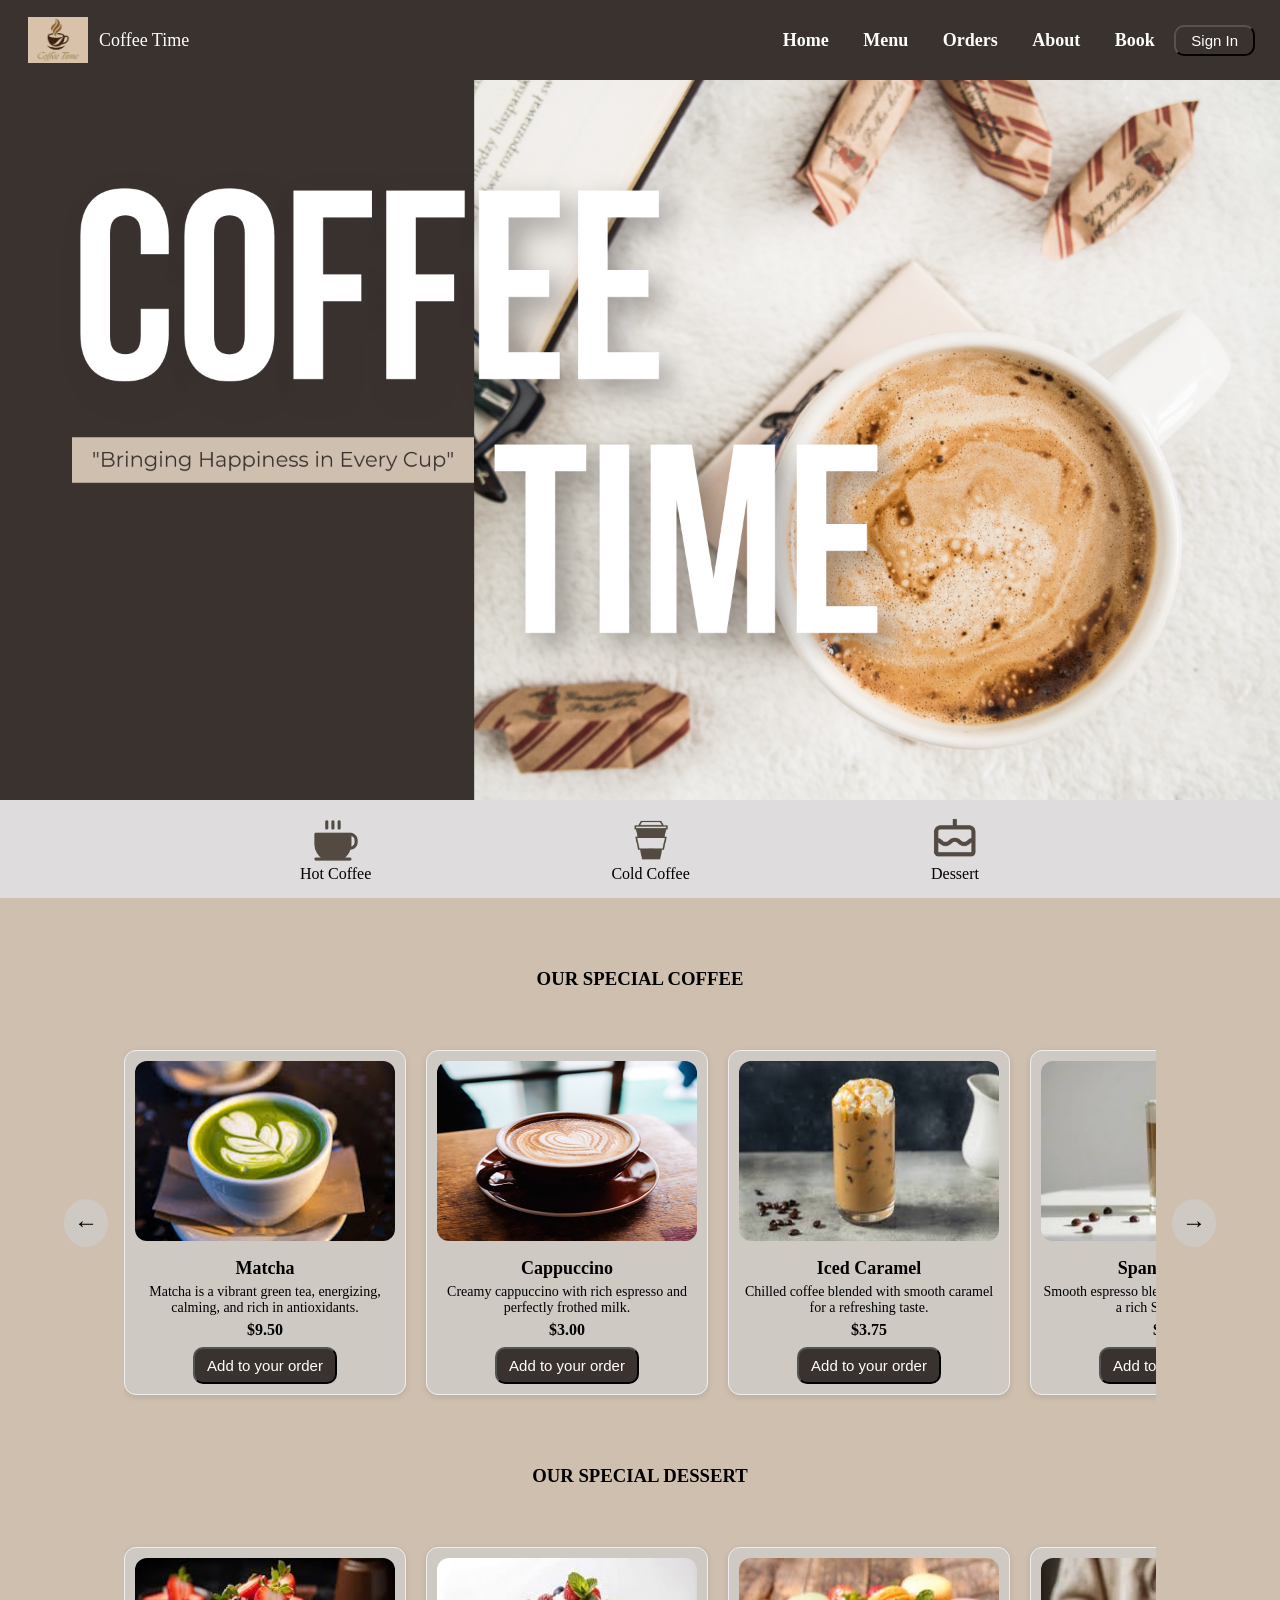
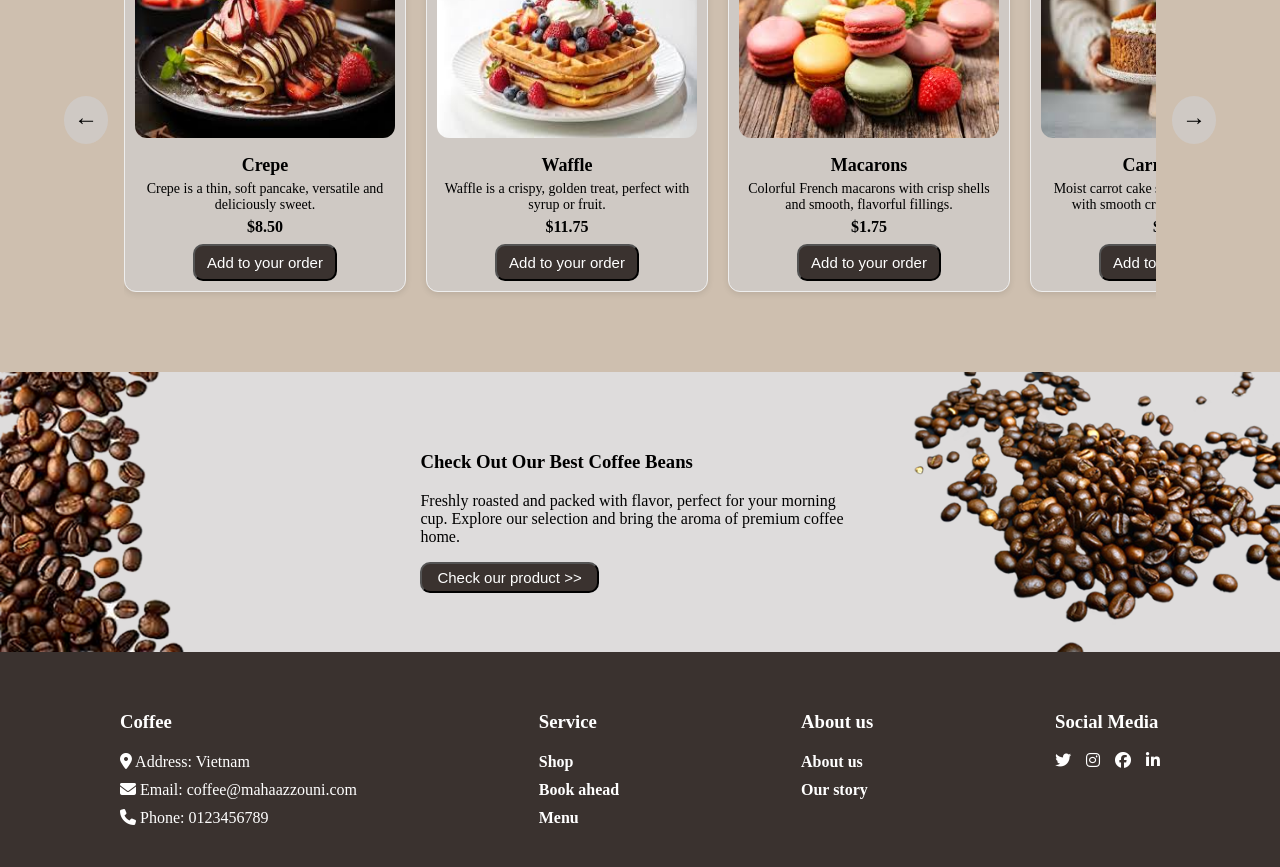
<file: index.html>
<!DOCTYPE html>
<html>

<head>
    <meta name="viewport" content="width=device-width, initial-scale=1.0">
    <link rel="stylesheet" href="assets/css/style.css" />
    <link rel="icon" type="image/png" href="assets/images/icon.png">
    <title>Coffee Time</title>
    <meta name="viewport" content="width=device-width, initial-scale=1.0">
    <link rel="stylesheet" href="https://cdnjs.cloudflare.com/ajax/libs/font-awesome/6.5.1/css/all.min.css" />
</head>

<body>
        <!-- Header -->
        <div class="header">
            <div class="logo">
                <img src="assets/images/logo.png" width="60px" alt="image"/>
                <span class="coffee-text">Coffee Time</span>
            </div>
            <div class="header-links">
                <a href="index.html">Home</a>
                <a href="menu.html">Menu</a>
                <a href="order.html">Orders</a>
                <a href="about.html">About</a>
                <a href="book.html">Book</a>
                <button id="signInBtn" class="btn">Sign In</button>
                <button id="logoutBtn" class="btn" hidden>Log Out</button>
            </div>
        </div>
        <div class="intro">
            <img src="assets/images/Background.png" alt="Coffee Time">
        </div>
    
    <div class="show">
        <div class="container">
            <img src="assets/images/Hot Coffee.png" width="50px" alt="image"/>
            <span>Hot Coffee</span>
        </div>
        <div class="container">
            <img src="assets/images/Cold Coffee.png" width="50px" alt="image"/>
            <span>Cold Coffee</span>
        </div>
        <div class="container">
            <img src="assets/images/Dessert.png" width="50px" alt="image"/>
            <span>Dessert</span>
        </div>
    </div>

    <!-- Cards -->
    <div class="special">
        <div class="special-1">
            <h3>OUR SPECIAL COFFEE</h3>
            <div class="carousel-container">
                <button class="arrow left">&#8592;</button>

                <div class="carousel">
                    <div class="card">
                        <img src="assets/images/Matcha.jfif" alt="Coffee 2">
                        <h3>Matcha</h3>
                        <p>Matcha is a vibrant green tea, energizing, calming, and rich in antioxidants.</p>
                        <span>$9.50</span>
                        <button class="btn" onclick="addToCartAndGo('Matcha', 9.50)">Add to your order</button>
                    </div>
                    <div class="card">
                        <img src="assets/images/Cappuccino.png" alt="Coffee 2">
                        <h3>Cappuccino</h3>
                        <p>Creamy cappuccino with rich espresso and perfectly frothed milk.</p>
                        <span>$3.00</span>
                        <button class="btn" onclick="addToCartAndGo('Cappuccino', 3.00)">Add to your order</button>
                    </div>
                    <div class="card">
                        <img src="assets/images/Iced Caramel.jfif" alt="Coffee 2">
                        <h3>Iced Caramel</h3>
                        <p>Chilled coffee blended with smooth caramel for a refreshing taste.</p>
                        <span>$3.75</span>
                        <button class="btn" onclick="addToCartAndGo('Iced Caramel', 3.75)">Add to your order</button>
                    </div>
                    <div class="card">
                        <img src="assets/images/Spanish Latte.jfif" alt="Coffee 2">
                        <h3>Spanish Latte</h3>
                        <p>Smooth espresso blended with sweet milk for a rich Spanish latte.</p>
                        <span>$3.50</span>
                        <button class="btn" onclick="addToCartAndGo('Spanish Latte', 3.50)">Add to your order</button>
                    </div>
                    <div class="card">
                        <img src="assets/images/Coffee.png" alt="Coffee 1">
                        <h3>Coffee</h3>
                        <p>Rich, aromatic coffee brewed to awaken your senses daily.</p>
                        <span>$2.00</span>
                        <button class="btn" onclick="addToCartAndGo('Coffee', 2.00)">Add to your order</button>
                    </div>
                    <div class="card">
                        <img src="assets/images/Ice Americano.jfif" alt="Coffee 2">
                        <h3>Ice Americano</h3>
                        <p>Ice Americano is a cold espresso drink, refreshing and slightly bitter.</p>
                        <span>$8.00</span>
                        <button class="btn" onclick="addToCartAndGo('Ice Americano', 8.00)">Add to your order</button>
                    </div>
                    <div class="card">
                        <img src="assets/images/Lemon Juice.jfif" alt="Coffee 2">
                        <h3>Lemon Juice</h3>
                        <p>Lemon juice is tangy, refreshing, and full of vitamin C.</p>
                        <span>$5.00</span>
                        <button class="btn" onclick="addToCartAndGo('Lemon Juice', 5.00)">Add to your order</button>
                    </div>
                    <div class="card">
                        <img src="assets/images/Orange Juice.jfif" alt="Coffee 2">
                        <h3>Orange Juice</h3>
                        <p>Orange juice is sweet, tangy, and packed with vitamin C.</p>
                        <span>$7.50</span>
                        <button class="btn" onclick="addToCartAndGo('Orange Juice', 7.50)">Add to your order</button>
                    </div>
                </div>

                <button class="arrow right">&#8594;</button>
            </div>
        </div>
        <div class="special-1">
            <h3>OUR SPECIAL DESSERT</h3>
            <div class="carousel-container">
                <button class="arrow left">&#8592;</button>

                <div class="carousel">
                    <div class="card">
                        <img src="assets/images/Crepe.jfif" alt="Coffee 2">
                        <h3>Crepe</h3>
                        <p>Crepe is a thin, soft pancake, versatile and deliciously sweet.</p>
                        <span>$8.50</span>
                        <button class="btn" onclick="addToCartAndGo('Crepe', 8.50)">Add to your order</button>
                    </div>
                    <div class="card">
                        <img src="assets/images/Waffle.jfif" alt="Coffee 2">
                        <h3>Waffle</h3>
                        <p>Waffle is a crispy, golden treat, perfect with syrup or fruit.</p>
                        <span>$11.75</span>
                        <button class="btn" onclick="addToCartAndGo('Waffle', 11.75)">Add to your order</button>
                    </div>
                    <div class="card">
                        <img src="assets/images/Macarons.jfif" alt="Coffee 2">
                        <h3>Macarons</h3>
                        <p>Colorful French macarons with crisp shells and smooth, flavorful fillings.</p>
                        <span>$1.75</span>
                        <button class="btn" onclick="addToCartAndGo('Macarons', 1.75)">Add to your order</button>
                    </div>
                    <div class="card">
                        <img src="assets/images/Carrot Cake.jfif" alt="Coffee 1">
                        <h3>Carrot Cake</h3>
                        <p>Moist carrot cake spiced perfectly, topped with smooth cream cheese frosting.</p>
                        <span>$4.50</span>
                        <button class="btn" onclick="addToCartAndGo('Carrot Cake', 4.50)">Add to your order</button>
                    </div>
                    <div class="card">
                        <img src="assets/images/Chocolate Bars.jfif" alt="Coffee 2">
                        <h3>Chocolate Bars</h3>
                        <p>Rich chocolate bars crafted for indulgent moments and pure cocoa bliss.</p>
                        <span>$2.50</span>
                        <button class="btn" onclick="addToCartAndGo('Chocolate Bars', 2.50)">Add to your order</button>
                    </div>
                    <div class="card">
                        <img src="assets/images/Strawberry Cake.jfif" alt="Coffee 2">
                        <h3>Strawberry Cake</h3>
                        <p>Soft strawberry cake layered with fresh cream and sweet berry flavor.</p>
                        <span>$4.50</span>
                        <button class="btn" onclick="addToCartAndGo('Strawberry Cake', 4.50)">Add to your order</button>
                    </div>
                    <div class="card">
                        <img src="assets/images/Brownie.jfif" alt="Coffee 1">
                        <h3>Brownie</h3>
                        <p>Brownie is a rich, chocolatey dessert, fudgy and irresistibly sweet.</p>
                        <span>$6.50</span>
                        <button class="btn" onclick="addToCartAndGo('Brownie', 6.50)">Add to your order</button>
                    </div>

                    <div class="card">
                        <img src="assets/images/Donut.jfif" alt="Coffee 2">
                        <h3>Donut</h3>
                        <p>Donut is a sweet, fried treat, soft inside, often glazed.</p>
                        <span>$10.00</span>
                        <button class="btn" onclick="addToCartAndGo('Donut', 10.00)">Add to your order</button>
                    </div>
                </div>

                <button class="arrow right">&#8594;</button>
            </div>
        </div>


    </div>

    <div id="check">
        <img src="assets/images/beans-left.png" alt="image"/>
        <div>
            <h3>Check Out Our Best Coffee Beans</h3>
            <p>Freshly roasted and packed with flavor, perfect for your morning cup. Explore our selection and bring
                the aroma of premium coffee home.</p>
            <button class="btn" onclick="window.location.href = 'menu.html'">Check our product >></button>
        </div>
        <img src="assets/images/beans-right.png" alt="image"/>
    </div>

    <!-- footer -->
    <footer id="footer">
        <div class="col">
            <h3>Coffee</h3>
            <span><i class="fa-solid fa-location-dot"></i> Address: Vietnam</span>
            <span><i class="fa-solid fa-envelope"></i> Email: coffee@mahaazzouni.com</span>
            <span><i class="fa-solid fa-phone"></i> Phone: 0123456789</span>
        </div>
        <div class="col">
            <h3>Service</h3>
            <span><a href="index.html">Shop</a></span>
            <span><a href="book.html">Book ahead</a></span>
            <span><a href="menu.html">Menu</a></span>
        </div>
        <div class="col">
            <h3>About us</h3>
            <span><a href="about.html">About us</a></span>
            <span><a href="our-story.html">Our story</a></span>
        </div>
        <div>
            <div class="col"></div>
            <h3>Social Media</h3>
            <div class="social-media">
                <i class="fa-brands fa-twitter"></i>
                <i class="fa-brands fa-instagram"></i>
                <i class="fa-brands fa-facebook"></i>
                <i class="fa-brands fa-linkedin-in"></i>
            </div>
            </div>
        </div>
    </footer>

    <script src="assets/js/script.js"></script>
</body>

</html>
</file>
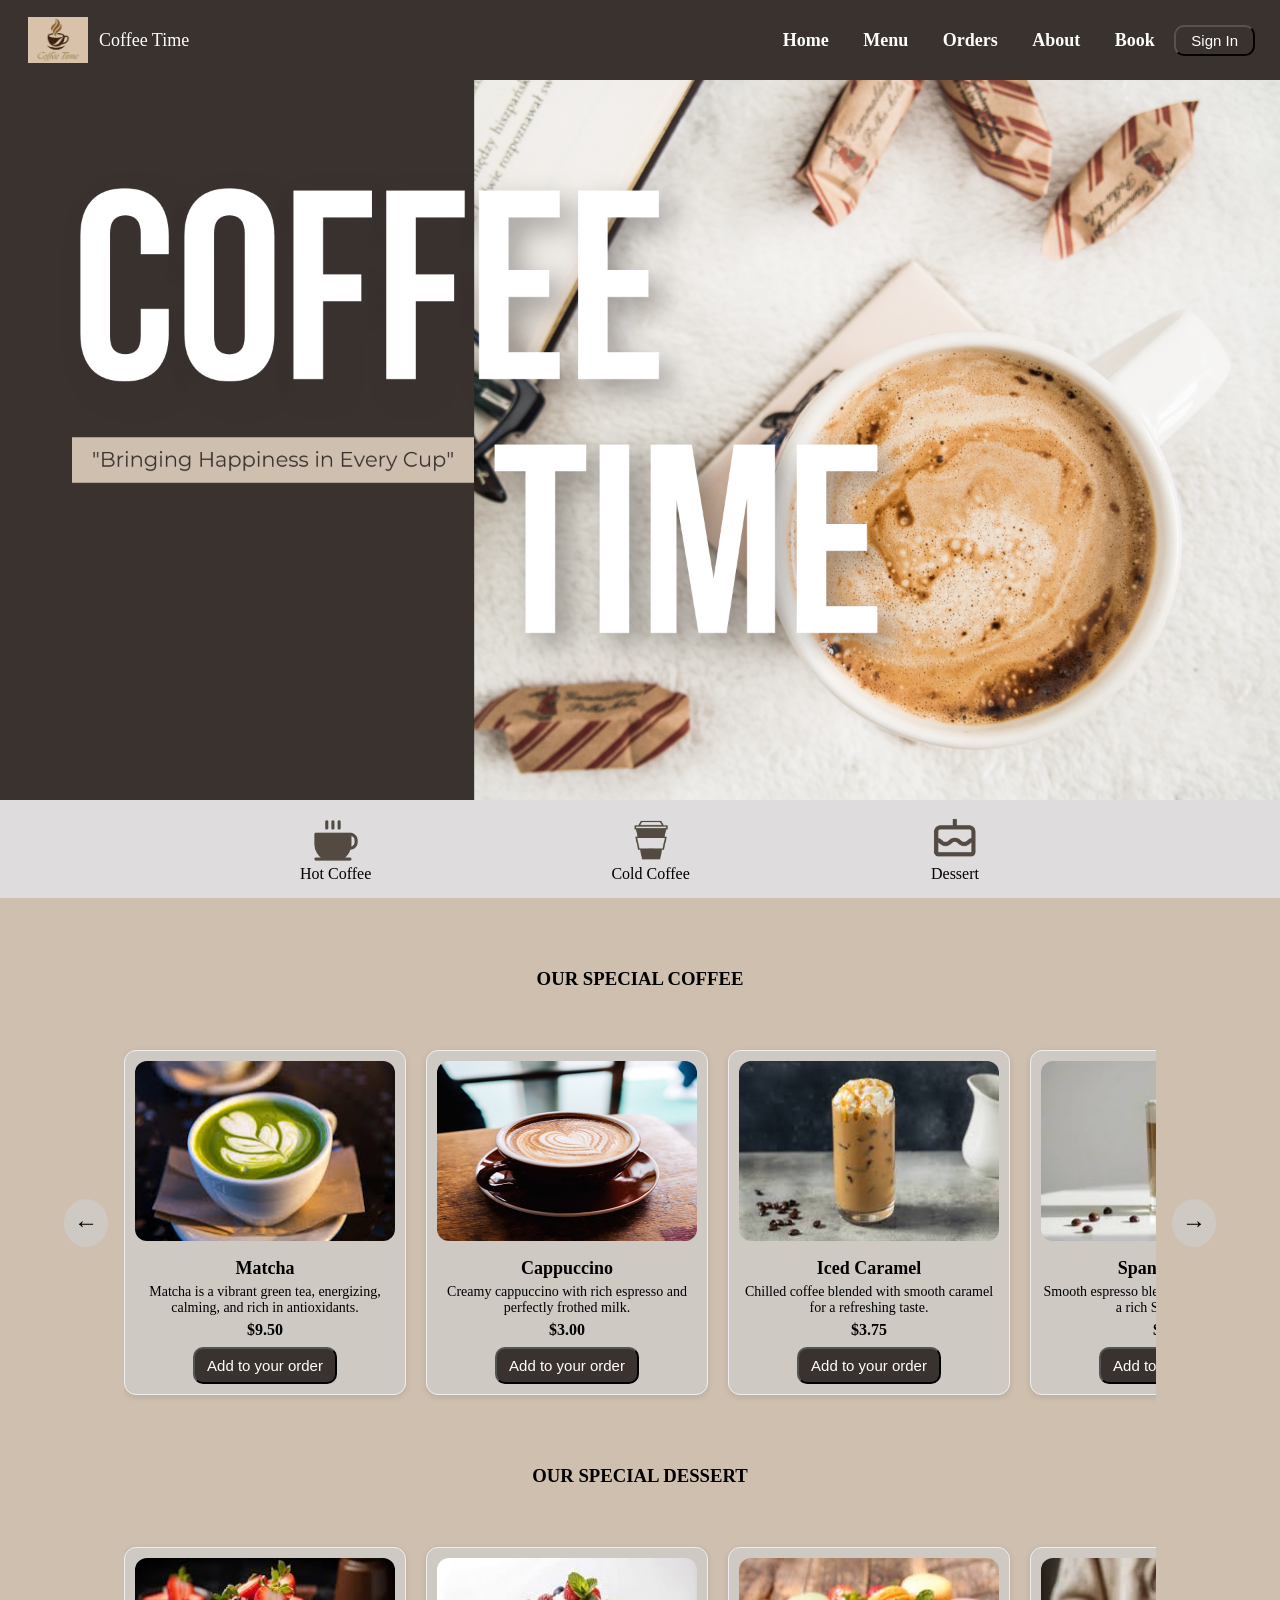
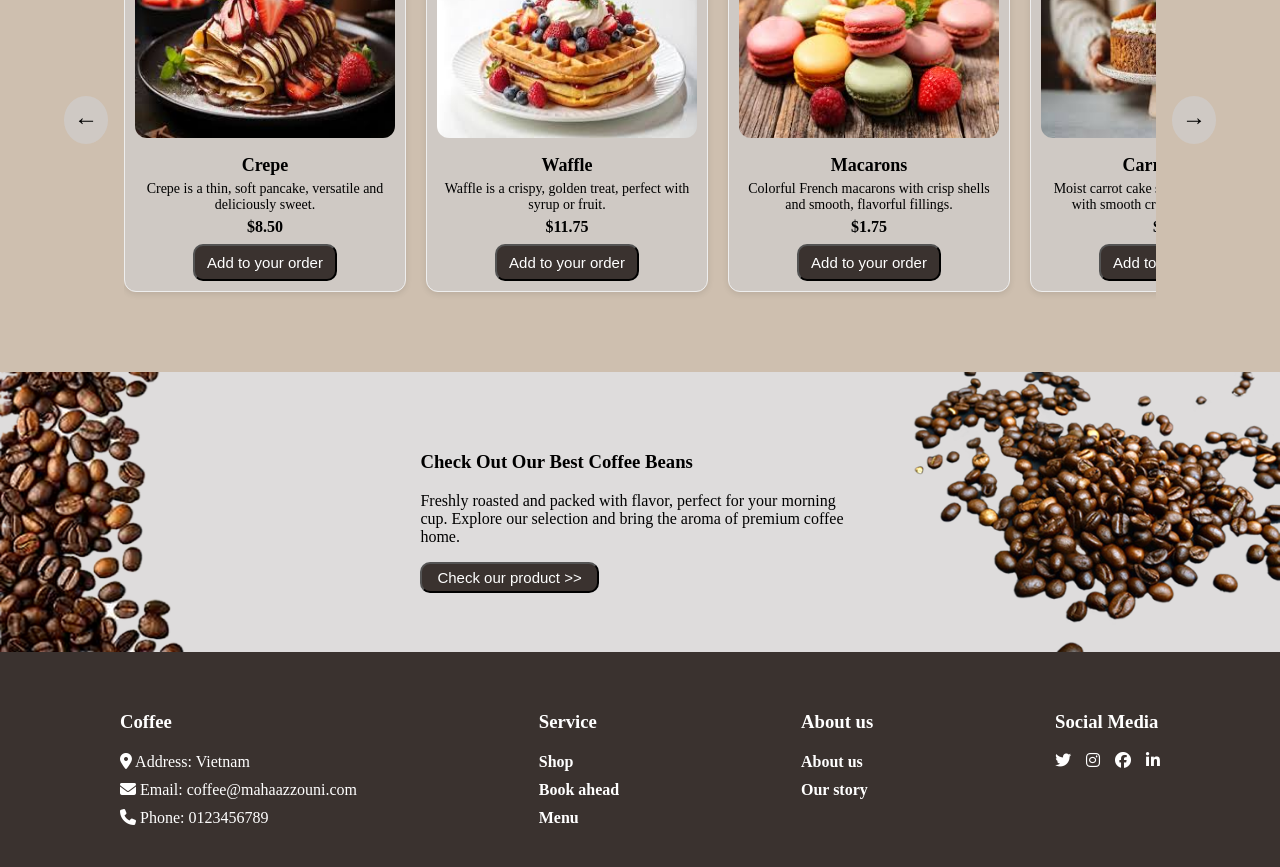
<file: about.html>
<!DOCTYPE html>
<html>

<head>
    <meta name="viewport" content="width=device-width, initial-scale=1.0">
    <link rel="stylesheet" href="assets/css/style.css" />
    <link rel="icon" type="image/png" href="assets/images/icon.png">
    <title>Coffee Time</title>
    <meta name="viewport" content="width=device-width, initial-scale=1.0">
    <link rel="stylesheet" href="https://cdnjs.cloudflare.com/ajax/libs/font-awesome/6.5.1/css/all.min.css" />
</head>

<body>
    <!-- Header -->
    <div class="header">
        <div class="logo">
            <img src="assets/images/logo.png" width="60px" alt="image"/>
            <span class="coffee-text">Coffee Time</span>
        </div>
        <div class="header-links">
            <a href="index.html">Home</a>
            <a href="menu.html">Menu</a>
            <a href="order.html">Orders</a>
            <a href="about.html">About</a>
            <a href="book.html">Book</a>
            <button id="signInBtn" class="btn">Sign In</button>
            <button id="logoutBtn" class="btn" hidden>Log Out</button>
        </div>
    </div>

    <!-- Body -->
    <div id="about">
        <img src="assets/images/Untitled design.png" alt="image"/>
        <div>
            <h2>COFFEE TIME ABOUT INFO</h2>
            <p>Coffee Time started as a place where great coffee meets everyday moments. From your first morning cup to
                late-day breaks, we’re here to make every visit warm, simple, and satisfying.</p>
            <h3>Your Daily Break</h3>
            <p>Whether you’re on the go, catching up with friends, or taking a quiet pause, Coffee Time is designed for
                comfort and ease. Relaxed vibes and carefully crafted drinks make it the perfect spot any time of day.
            </p>
            <h3>Freshness & Care</h3>
            <p>We use high-quality coffee beans and prepare every drink with care. Our focus on freshness and
                responsible sourcing means you enjoy great taste while supporting a better coffee experience—for you and
                the world around us.</p>
        </div>
    </div>

    <!-- footer -->
    <footer id="footer">
        <div class="col">
            <h3>Coffee</h3>
            <span><i class="fa-solid fa-location-dot"></i> Address: Vietnam</span>
            <span><i class="fa-solid fa-envelope"></i> Email: coffee@mahaazzouni.com</span>
            <span><i class="fa-solid fa-phone"></i> Phone: 0123456789</span>
        </div>
        <div class="col">
            <h3>Service</h3>
            <span><a href="index.html">Shop</a></span>
            <span><a href="book.html">Book ahead</a></span>
            <span><a href="menu.html">Menu</a></span>
        </div>
        <div class="col">
            <h3>About us</h3>
            <span><a href="about.html">About us</a></span>
            <span><a href="our-story.html">Our story</a></span>
        </div>
        <div>
            <h3>Social Media</h3>
            <div class="social-media">
                <i class="fa-brands fa-twitter"></i>
                <i class="fa-brands fa-instagram"></i>
                <i class="fa-brands fa-facebook"></i>
                <i class="fa-brands fa-linkedin-in"></i>
            </div>
        </div>
    </footer>

    <script src="assets/js/script.js"></script>
</body>

</html>
</file>
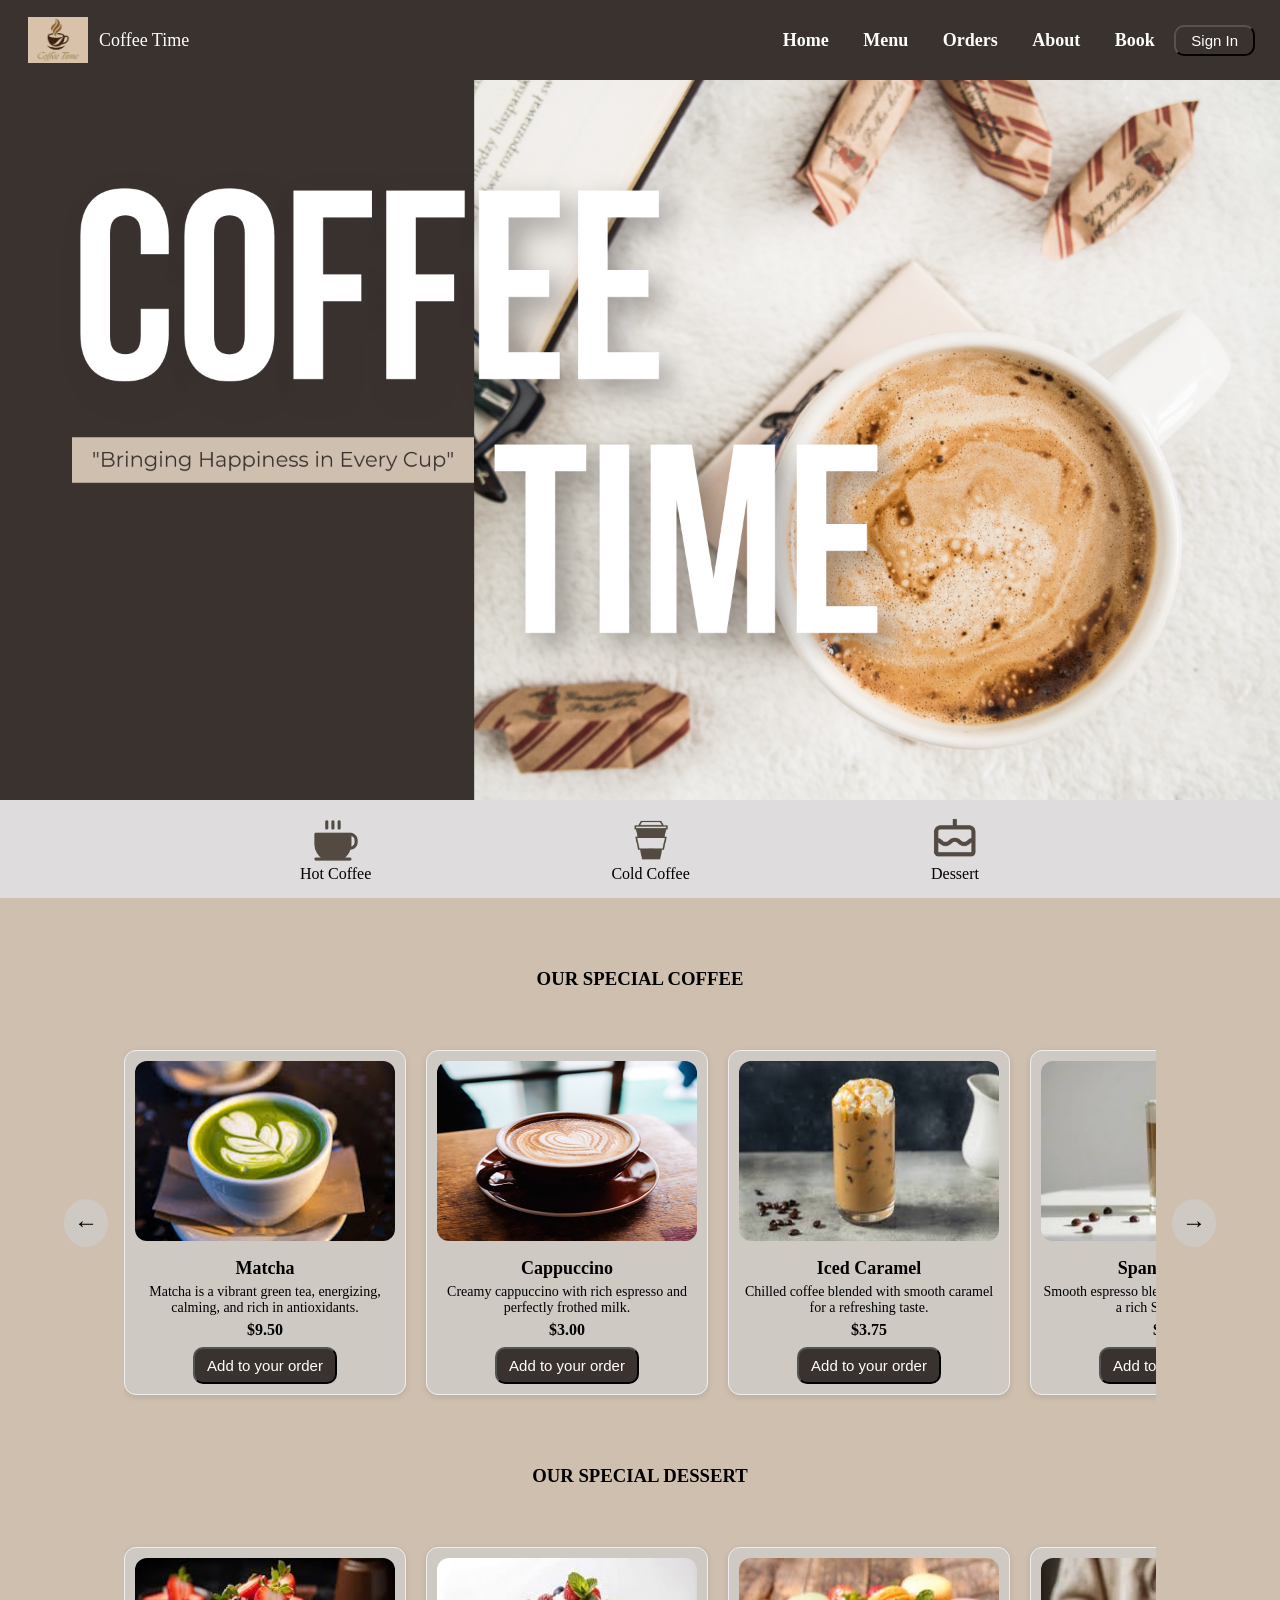
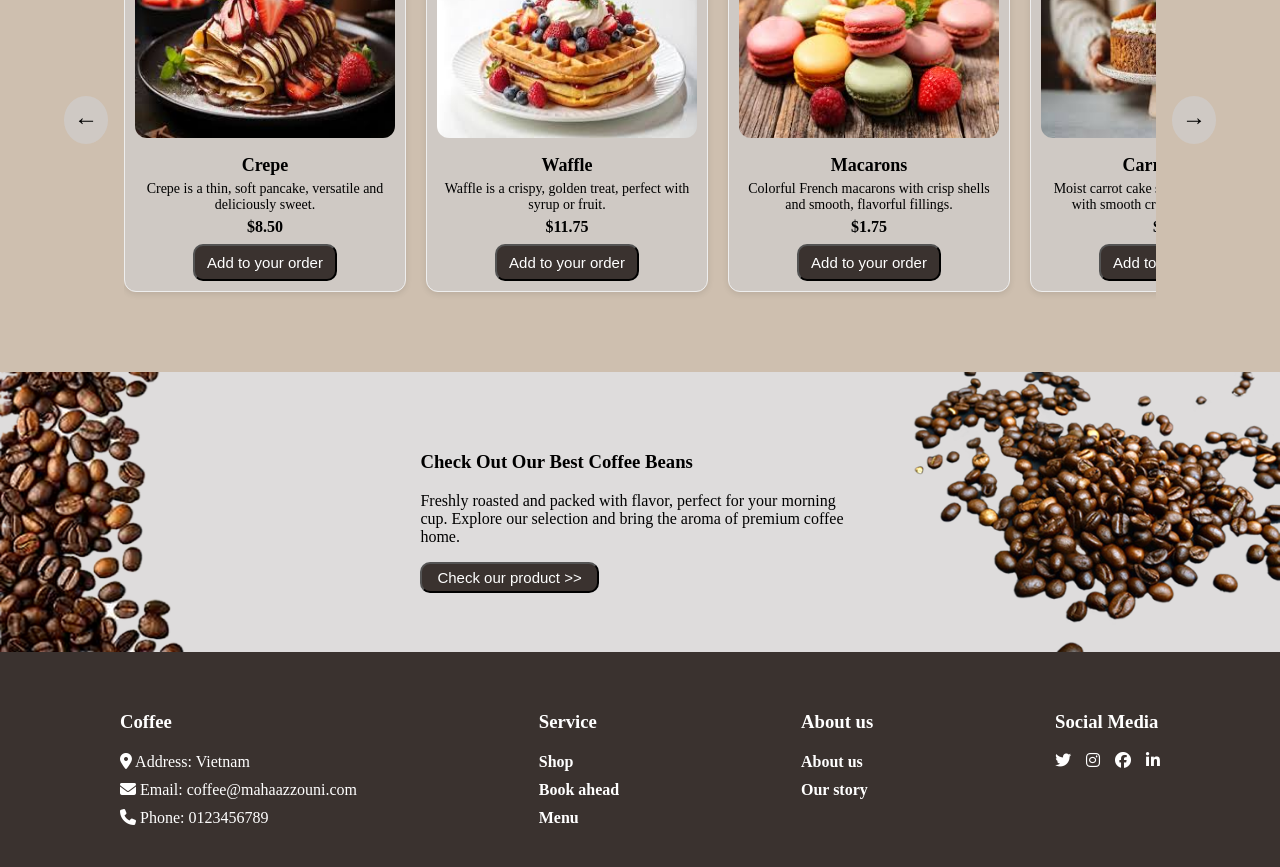
<file: book.html>
<!DOCTYPE html>
<html>

<head>
    <meta name="viewport" content="width=device-width, initial-scale=1.0">
    <link rel="stylesheet" href="assets/css/style.css" />
    <link rel="icon" type="image/png" href="assets/images/icon.png">
    <title>Coffee Time</title>
    <meta name="viewport" content="width=device-width, initial-scale=1.0">
    <link rel="stylesheet" href="https://cdnjs.cloudflare.com/ajax/libs/font-awesome/6.5.1/css/all.min.css" />
</head>

<body>
    <!-- Header -->
    <div class="header">
        <div class="logo">
            <img src="assets/images/logo.png" width="60px" alt="image"/>
            <span class="coffee-text">Coffee Time</span>
        </div>
        <div class="header-links">
            <a href="index.html">Home</a>
            <a href="menu.html">Menu</a>
            <a href="order.html">Orders</a>
            <a href="about.html">About</a>
            <a href="book.html">Book</a>
            <button id="signInBtn" class="btn">Sign In</button>
            <button id="logoutBtn" class="btn" hidden>Log Out</button>
        </div>
    </div>

    <!-- Body -->
    <div id="book">
        <div class="heading">
            <span class="text-prim">What Happen Here</span>
            <h2>RESERVATION AREA</h2>
        </div>
        <div class="row">
            <div class="map">
                <iframe
                    src="https://www.google.com/maps/embed?pb=!1m18!1m12!1m3!1d3918.7056412534234!2d106.6377536!3d10.8338237!2m3!1f0!2f0!3f0!3m2!1i1024!2i768!4f13.1!3m3!1m2!1s0x3175295a96d3134d%3A0xe1d1bb4fcc202543!2sCoffee%20Time!5e0!3m2!1sen!2s!4v1769599162042!5m2!1sen!2s"
                    width="600" height="450" style="border:0;" allowfullscreen="" loading="lazy"
                    referrerpolicy="no-referrer-when-downgrade"></iframe>
            </div>
            <div class="book-content">
                <h3>Book a Table</h3>
                <form>
                    <input type="text" name="name" id="name" placeholder="Your Name">
                    <input type="email" name="email" id="email" placeholder="Your Email">
                    <input type="number" name="persons" id="persons" placeholder="Persons">
                    <input type="date" name="date" id="date">
                    <input type="time" name="time" id="time">
                    <textarea name="message" id="message" placeholder="Your Message" rows="6"></textarea>
                    <button type="submit" class="btn btn-submit">BOOK A TABLE</button>
                </form>
            </div>
        </div>
    </div>

    <!-- footer -->
    <footer id="footer">
        <div class="col">
            <h3>Coffee</h3>
            <span><i class="fa-solid fa-location-dot"></i> Address: Vietnam</span>
            <span><i class="fa-solid fa-envelope"></i> Email: coffee@mahaazzouni.com</span>
            <span><i class="fa-solid fa-phone"></i> Phone: 0123456789</span>
        </div>
        <div class="col">
            <h3>Service</h3>
            <span><a href="index.html">Shop</a></span>
            <span><a href="book.html">Book ahead</a></span>
            <span><a href="menu.html">Menu</a></span>
        </div>
        <div class="col">
            <h3>About us</h3>
            <span><a href="about.html">About us</a></span>
            <span><a href="our-story.html">Our story</a></span>
        </div>
        <div>
            <h3>Social Media</h3>
            <div class="social-media">
                <i class="fa-brands fa-twitter"></i>
                <i class="fa-brands fa-instagram"></i>
                <i class="fa-brands fa-facebook"></i>
                <i class="fa-brands fa-linkedin-in"></i>
            </div>
        </div>
    </footer>

    <script src="assets/js/script.js"></script>
</body>

</html>
</file>
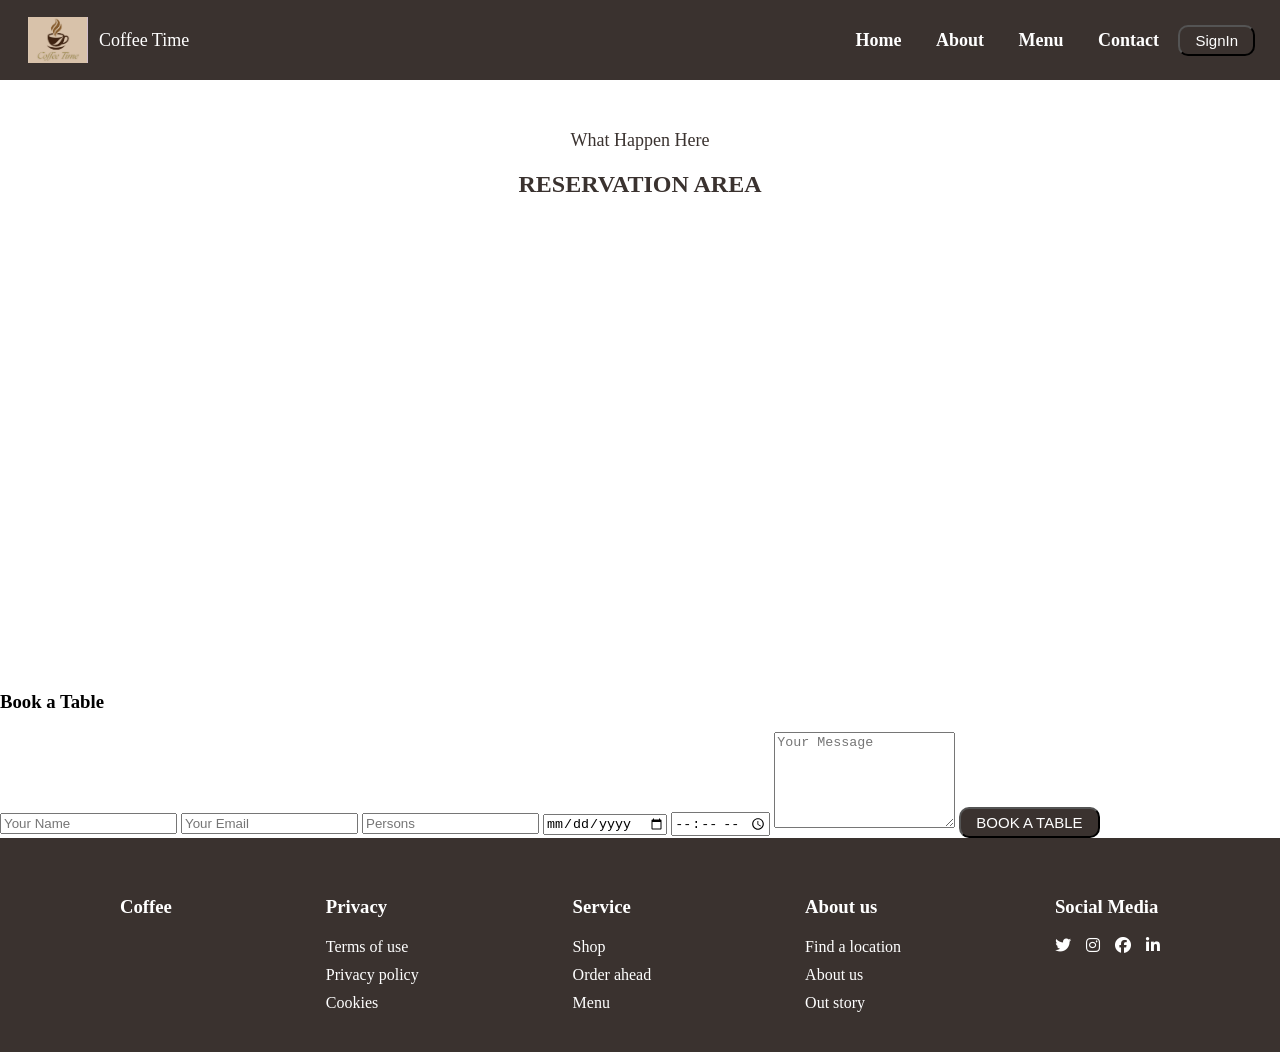
<file: contact.html>
<!DOCTYPE html>
<html>

<head>
    <link rel="stylesheet" href="assets/css/style.css" />
    <title>Coffee Time</title>
    <meta name="viewport" content="width=device-width, initial-scale=1.0">
    <link rel="stylesheet" href="https://cdnjs.cloudflare.com/ajax/libs/font-awesome/6.5.1/css/all.min.css"/>
</head>

<body>
    <!-- Header -->
    <div class="header">
        <div class="logo">
            <img src="assets/images/logo.png" width="60px" />
            <span class="coffee-text">Coffee Time</span>
        </div>
        <div class="header-links">
            <a href="index.html">Home</a>
            <a href="about.html">About</a>
            <a href="menu.html">Menu</a>
            <a href="contact.html">Contact</a>
            <button class="btn">SignIn</button>
        </div>
    </div>

    <!-- Body -->
    <div id="contact">
        <div class="heading">
            <span class="text-prim">What Happen Here</span>
            <h2>RESERVATION AREA</h2>
        </div>
        <div class="row">
            <div class="map">
                <iframe
                    src="https://www.google.com/maps/embed?pb=!1m18!1m12!1m3!1d3918.7056412534234!2d106.6377536!3d10.8338237!2m3!1f0!2f0!3f0!3m2!1i1024!2i768!4f13.1!3m3!1m2!1s0x3175295a96d3134d%3A0xe1d1bb4fcc202543!2sCoffee%20Time!5e0!3m2!1sen!2s!4v1769599162042!5m2!1sen!2s"
                    width="600" height="450" style="border:0;" allowfullscreen="" loading="lazy"
                    referrerpolicy="no-referrer-when-downgrade"></iframe>
            </div>
            <div class="contact-content">
                <h3>Book a Table</h3>
                <form>
                    <input type="text" name="name" id="name" placeholder="Your Name">
                    <input type="email" name="email" id="email" placeholder="Your Email">
                    <input type="number" name="persons" id="persons" placeholder="Persons">
                    <input type="date" name="date" id="date">
                    <input type="time" name="time" id="time">
                    <textarea name="message" id="message" placeholder="Your Message" rows="6"></textarea>
                    <button type="submit" class="btn btn-submit">BOOK A TABLE</button>
                </form>
            </div>
        </div>
    </div>

    <!-- footer -->
    <footer id="footer">
        <h3>Coffee</h3>
        <div class="col">
            <h3>Privacy</h3>
            <span>Terms of use</span>
            <span>Privacy policy</span>
            <span>Cookies</span>
        </div>
        <div class="col">
            <h3>Service</h3>
            <span>Shop</span>
            <span>Order ahead</span>
            <span>Menu</span>
        </div>
        <div class="col">
            <h3>About us</h3>
            <span>Find a location</span>
            <span>About us</span>
            <span>Out story</span>
        </div>
        <div>
            <h3>Social Media</h3>
            <div class="social-media">
                <i class="fa-brands fa-twitter"></i>
                <i class="fa-brands fa-instagram"></i>
                <i class="fa-brands fa-facebook"></i>
                <i class="fa-brands fa-linkedin-in"></i>
            </div>
        </div>
    </footer>
</body>

</html>
</file>
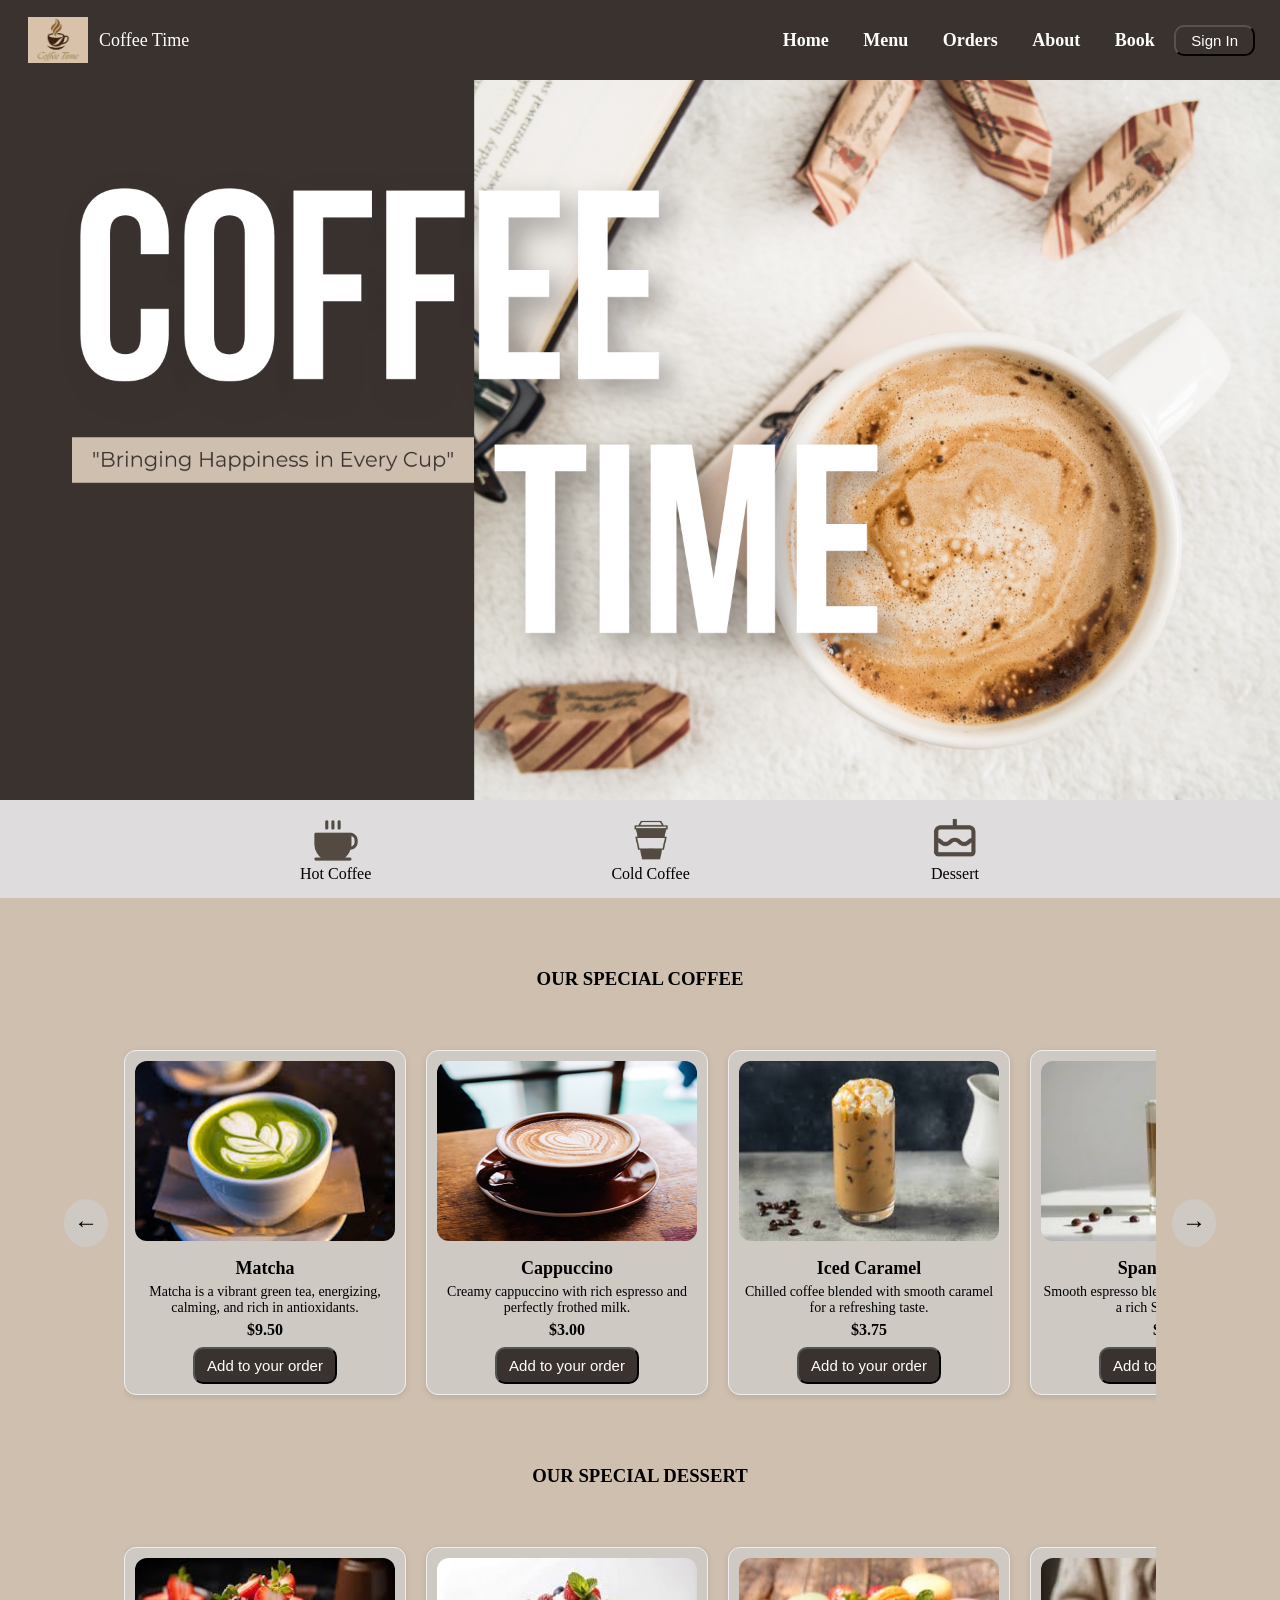
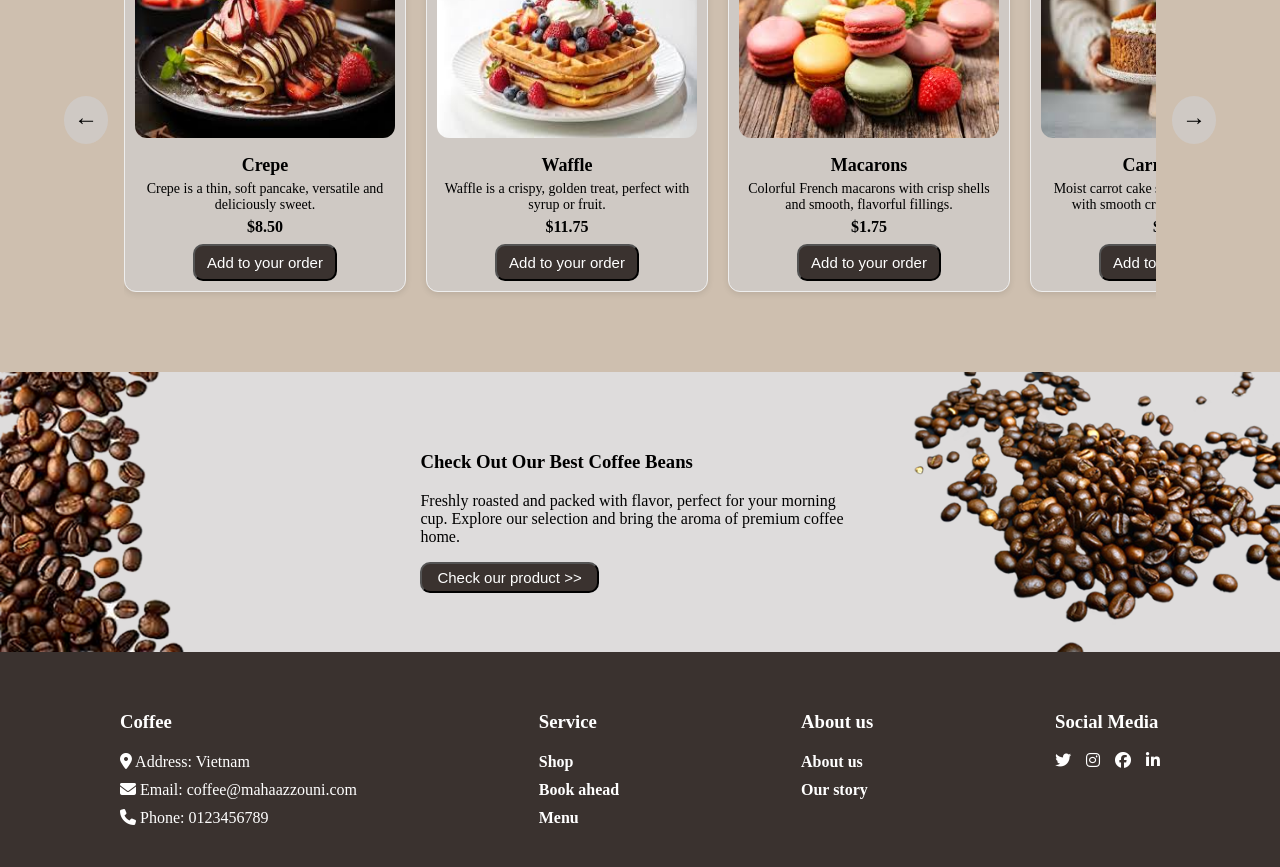
<file: menu.html>
<!DOCTYPE html>
<html>

<head>
    <meta name="viewport" content="width=device-width, initial-scale=1.0">
    <link rel="stylesheet" href="assets/css/style.css" />
    <link rel="icon" type="image/png" href="assets/images/icon.png">
    <title>Coffee Time</title>
    <meta name="viewport" content="width=device-width, initial-scale=1.0">
    <link rel="stylesheet" href="https://cdnjs.cloudflare.com/ajax/libs/font-awesome/6.5.1/css/all.min.css" />
</head>

<body>
    <!-- Header -->
    <div class="header">
        <div class="logo">
            <img src="assets/images/logo.png" width="60px" alt="image"/>
            <span class="coffee-text">Coffee Time</span>
        </div>
        <div class="header-links">
            <a href="index.html">Home</a>
            <a href="menu.html">Menu</a>
            <a href="order.html">Orders</a>
            <a href="about.html">About</a>
            <a href="book.html">Book</a>
            <button id="signInBtn" class="btn">Sign In</button>
            <button id="logoutBtn" class="btn" hidden>Log Out</button>
        </div>
    </div>

    <!-- Body -->
    <div id="menu">
        <div class="heading">
            <span class="text-prim">Set Menu</span>
            <h2>OUR POPULAR MENU</h2>
        </div>
        <div class="row">
            <div class="col">
                <!-- item 1 -->
                <div class="item">
                    <img src="assets/images/Matcha.jfif" alt="image"/>
                    <div class="details">
                        <h3>Matcha</h3>
                        <p>Matcha is a vibrant green tea, energizing, calming, and rich in antioxidants.</p>
                    </div>
                    <div class="price">
                        <p class="text-prim">$9.50</p>
                    </div>
                </div>
                <!-- item 2 -->
                <div class="item">
                    <img src="assets/images/Cappuccino.png" alt="image"/>
                    <div class="details">
                        <h3>Cappuccino</h3>
                        <p>Creamy cappuccino with rich espresso and perfectly frothed milk.</p>
                    </div>
                    <div class="price">
                        <p class="text-prim">$3.00</p>
                    </div>
                </div>
                <!-- item 3 -->
                <div class="item">
                    <img src="assets/images/Crepe.jfif" alt="image"/>
                    <div class="details">
                        <h3>Crepe</h3>
                        <p>Crepe is a thin, soft pancake, versatile and deliciously sweet.</p>
                    </div>
                    <div class="price">
                        <p class="text-prim">$8.50</p>
                    </div>
                </div>
                <!-- item 4 -->
                <div class="item">
                    <img src="assets/images/Macarons.jfif" alt="image"/>
                    <div class="details">
                        <h3>Macarons</h3>
                        <p>Colorful French macarons with crisp shells and smooth, flavorful fillings.</p>
                    </div>
                    <div class="price">
                        <p class="text-prim">$1.75</p>
                    </div>
                </div>
                <!-- item 5 -->
                <div class="item">
                    <img src="assets/images/Coffee.png" alt="image"/>
                    <div class="details">
                        <h3>Coffee</h3>
                        <p>Rich, aromatic coffee brewed to awaken your senses daily.</p>
                    </div>
                    <div class="price">
                        <p class="text-prim">$2.00</p>
                    </div>
                </div>
                <!-- item 6 -->
                <div class="item">
                    <img src="assets/images/Orange Juice.jfif" alt="image"/>
                    <div class="details">
                        <h3>Orange Juice</h3>
                        <p>Orange juice is sweet, tangy, and packed with vitamin C.</p>
                    </div>
                    <div class="price">
                        <p class="text-prim">$7.50</p>
                    </div>
                </div>
                <!-- item 7 -->
                <div class="item">
                    <img src="assets/images/Carrot Cake.jfif" alt="image"/>
                    <div class="details">
                        <h3>Carrot Cake</h3>
                        <p>Moist carrot cake spiced perfectly, topped with smooth cream cheese frosting.</p>
                    </div>
                    <div class="price">
                        <p class="text-prim">$4.50</p>
                    </div>
                </div>
                <!-- item 8 -->
                <div class="item">
                    <img src="assets/images/Donut.jfif" alt="image"/>
                    <div class="details">
                        <h3>Donut</h3>
                        <p>Donut is a sweet, fried treat, soft inside, often glazed.</p>
                    </div>
                    <div class="price">
                        <p class="text-prim">$10.00</p>
                    </div>
                </div>
            </div>
            <div class="col">
                <!-- item 9 -->
                <div class="item">
                    <img src="assets/images/Chocolate Bars.jfif" alt="image"/>
                    <div class="details">
                        <h3>Chocolate Bars</h3>
                        <p>Rich chocolate bars crafted for indulgent moments and pure cocoa bliss.</p>
                    </div>
                    <div class="price">
                        <p class="text-prim">$2.50</p>
                    </div>
                </div>
                <!-- item 10 -->
                <div class="item">
                    <img src="assets/images/Spanish Latte.jfif" alt="image"/>
                    <div class="details">
                        <h3>Spanish Latte</h3>
                        <p>Smooth espresso blended with sweet milk for a rich Spanish latte.</p>
                    </div>
                    <div class="price">
                        <p class="text-prim">$3.50</p>
                    </div>
                </div>
                <!-- item 11 -->
                <div class="item">
                    <img src="assets/images/Brownie.jfif" alt="image"/>
                    <div class="details">
                        <h3>Brownie</h3>
                        <p>Brownie is a rich, chocolatey dessert, fudgy and irresistibly sweet.</p>
                    </div>
                    <div class="price">
                        <p class="text-prim">$6.50</p>
                    </div>
                </div>
                <!-- item 12 -->
                <div class="item">
                    <img src="assets/images/Ice Americano.jfif" alt="image"/>
                    <div class="details">
                        <h3>Ice Americano</h3>
                        <p>Ice Americano is a cold espresso drink, refreshing and slightly bitter.</p>
                    </div>
                    <div class="price">
                        <p class="text-prim">$8.00</p>
                    </div>
                </div>
                <!-- item 13 -->
                <div class="item">
                    <img src="assets/images/Waffle.jfif" alt="image"/>
                    <div class="details">
                        <h3>Waffle</h3>
                        <p>Waffle is a crispy, golden treat, perfect with syrup or fruit.</p>
                    </div>
                    <div class="price">
                        <p class="text-prim">$11.75</p>
                    </div>
                </div>
                <!-- item 14 -->
                <div class="item">
                    <img src="assets/images/Lemon Juice.jfif" alt="image"/>
                    <div class="details">
                        <h3>Lemon Juice</h3>
                        <p>Lemon juice is tangy, refreshing, and full of vitamin C.</p>
                    </div>
                    <div class="price">
                        <p class="text-prim">$5.00</p>
                    </div>
                </div>
                <!-- item 15 -->
                <div class="item">
                    <img src="assets/images/Strawberry Cake.jfif" alt="image"/>
                    <div class="details">
                        <h3>Strawberry Cake</h3>
                        <p>Soft strawberry cake layered with fresh cream and sweet berry flavor.</p>
                    </div>
                    <div class="price">
                        <p class="text-prim">$4.50</p>
                    </div>
                </div>
                <!-- item 16 -->
                <div class="item">
                    <img src="assets/images/Iced Caramel.jfif" alt="image"/>
                    <div class="details">
                        <h3>Iced Caramel</h3>
                        <p>Chilled coffee blended with smooth caramel for a refreshing taste.</p>
                    </div>
                    <div class="price">
                        <p class="text-prim">$3.50</p>
                    </div>
                </div>
            </div>
        </div>
    </div>

    <!-- footer -->
    <footer id="footer">
        <div class="col">
            <h3>Coffee</h3>
            <span><i class="fa-solid fa-location-dot"></i> Address: Vietnam</span>
            <span><i class="fa-solid fa-envelope"></i> Email: coffee@mahaazzouni.com</span>
            <span><i class="fa-solid fa-phone"></i> Phone: 0123456789</span>
        </div>
        <div class="col">
            <h3>Service</h3>
            <span><a href="index.html">Shop</a></span>
            <span><a href="book.html">Book ahead</a></span>
            <span><a href="menu.html">Menu</a></span>
        </div>
        <div class="col">
            <h3>About us</h3>
            <span><a href="about.html">About us</a></span>
            <span><a href="our-story.html">Our story</a></span>
        </div>
        <div>
            <h3>Social Media</h3>
            <div class="social-media">
                <i class="fa-brands fa-twitter"></i>
                <i class="fa-brands fa-instagram"></i>
                <i class="fa-brands fa-facebook"></i>
                <i class="fa-brands fa-linkedin-in"></i>
            </div>
        </div>
    </footer>

    <script src="assets/js/script.js"></script>
</body>

</html>
</file>
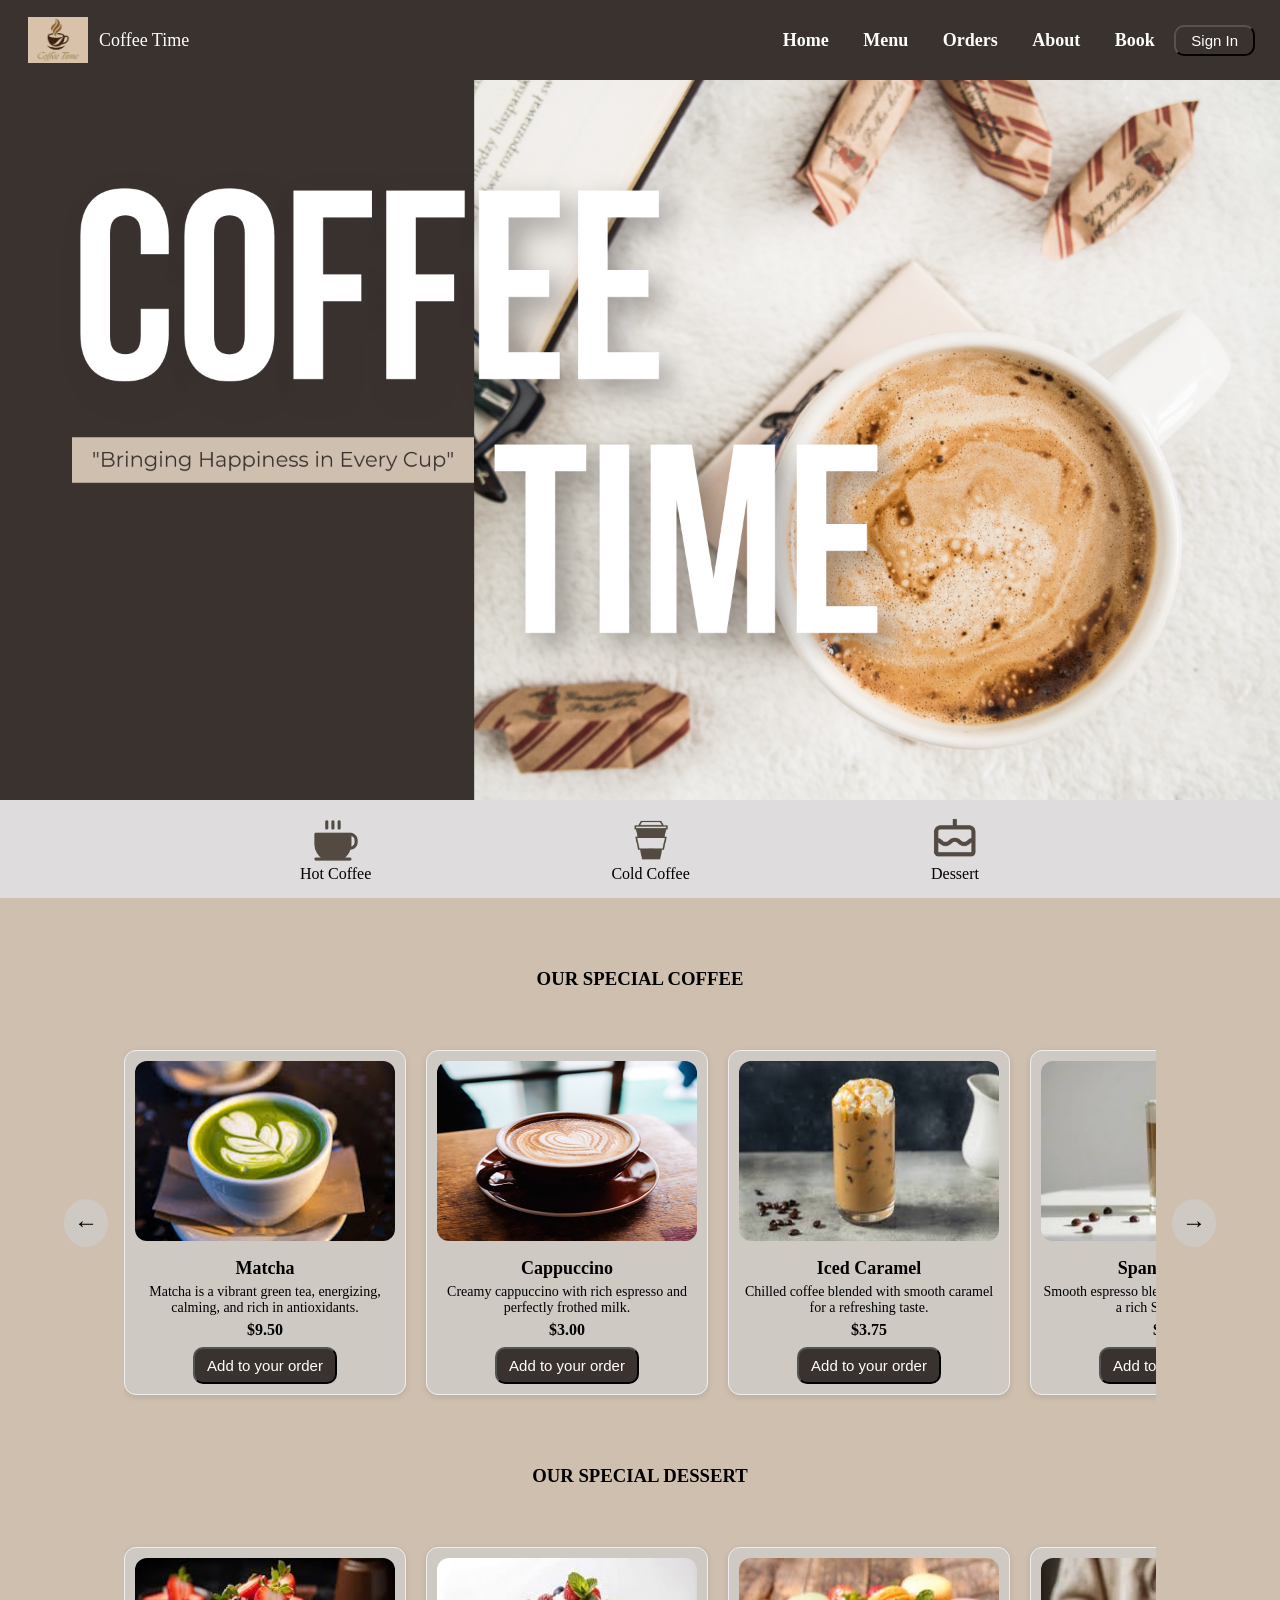
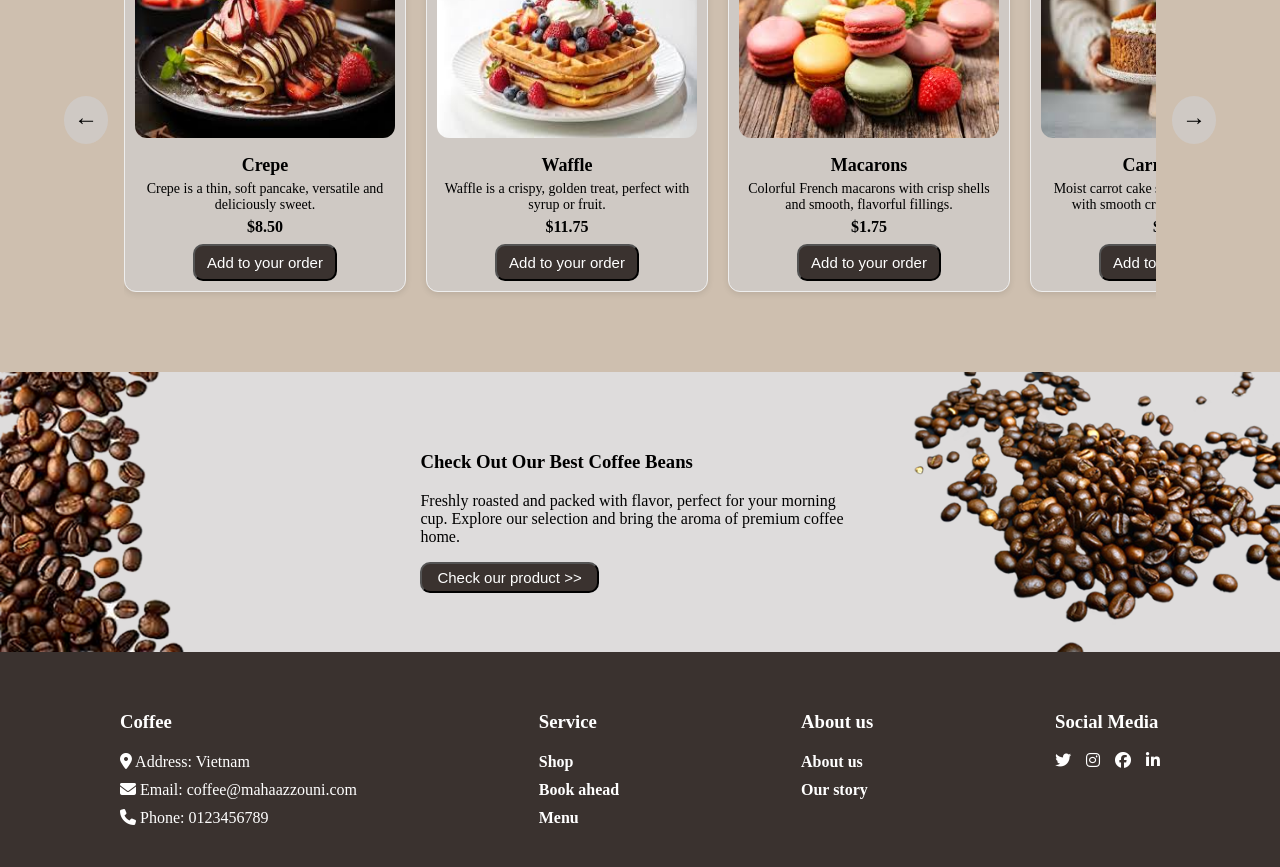
<file: order.html>
<!DOCTYPE html>
<html>

<head>
    <meta name="viewport" content="width=device-width, initial-scale=1.0">
    <link rel="stylesheet" href="assets/css/style.css" />
    <link rel="icon" type="image/png" href="assets/images/icon.png">
    <title>Coffee Time</title>
    <meta name="viewport" content="width=device-width, initial-scale=1.0">
    <link rel="stylesheet" href="https://cdnjs.cloudflare.com/ajax/libs/font-awesome/6.5.1/css/all.min.css" />
</head>

<body>
    <!-- Header -->
    <div class="header">
        <div class="logo">
            <img src="assets/images/logo.png" width="60px" alt="image"/>
            <span class="coffee-text">Coffee Time</span>
        </div>
        <div class="header-links">
            <a href="index.html">Home</a>
            <a href="menu.html">Menu</a>
            <a href="order.html">Orders</a>
            <a href="about.html">About</a>
            <a href="book.html">Book</a>
            <button id="signInBtn" class="btn">Sign In</button>
            <button id="logoutBtn" class="btn" hidden>Log Out</button>
        </div>
    </div>

    <!-- Body -->
    <div class="cart-container">
        <div class="cart-header">
            <span>Product</span>
            <span>Quantity</span>
            <span>Unit Price</span>
            <span>Total Price</span>
        </div>

        <div id="cart-body"></div>

        <div id="empty-cart" class="empty-cart">
            Your cart is empty 🛒
        </div>
    </div>



    <!-- footer -->
    <footer id="footer">
        <div class="col">
            <h3>Coffee</h3>
            <span><i class="fa-solid fa-location-dot"></i> Address: Vietnam</span>
            <span><i class="fa-solid fa-envelope"></i> Email: coffee@mahaazzouni.com</span>
            <span><i class="fa-solid fa-phone"></i> Phone: 0123456789</span>
        </div>
        <div class="col">
            <h3>Service</h3>
            <span><a href="index.html">Shop</a></span>
            <span><a href="book.html">Book ahead</a></span>
            <span><a href="menu.html">Menu</a></span>
        </div>
        <div class="col">
            <h3>About us</h3>
            <span><a href="about.html">About us</a></span>
            <span><a href="our-story.html">Our story</a></span>
        </div>
        <div>
            <h3>Social Media</h3>
            <div class="social-media">
                <i class="fa-brands fa-twitter"></i>
                <i class="fa-brands fa-instagram"></i>
                <i class="fa-brands fa-facebook"></i>
                <i class="fa-brands fa-linkedin-in"></i>
            </div>
        </div>
    </footer>

    <script src="assets/js/script.js"></script>
</body>

</html>
</file>
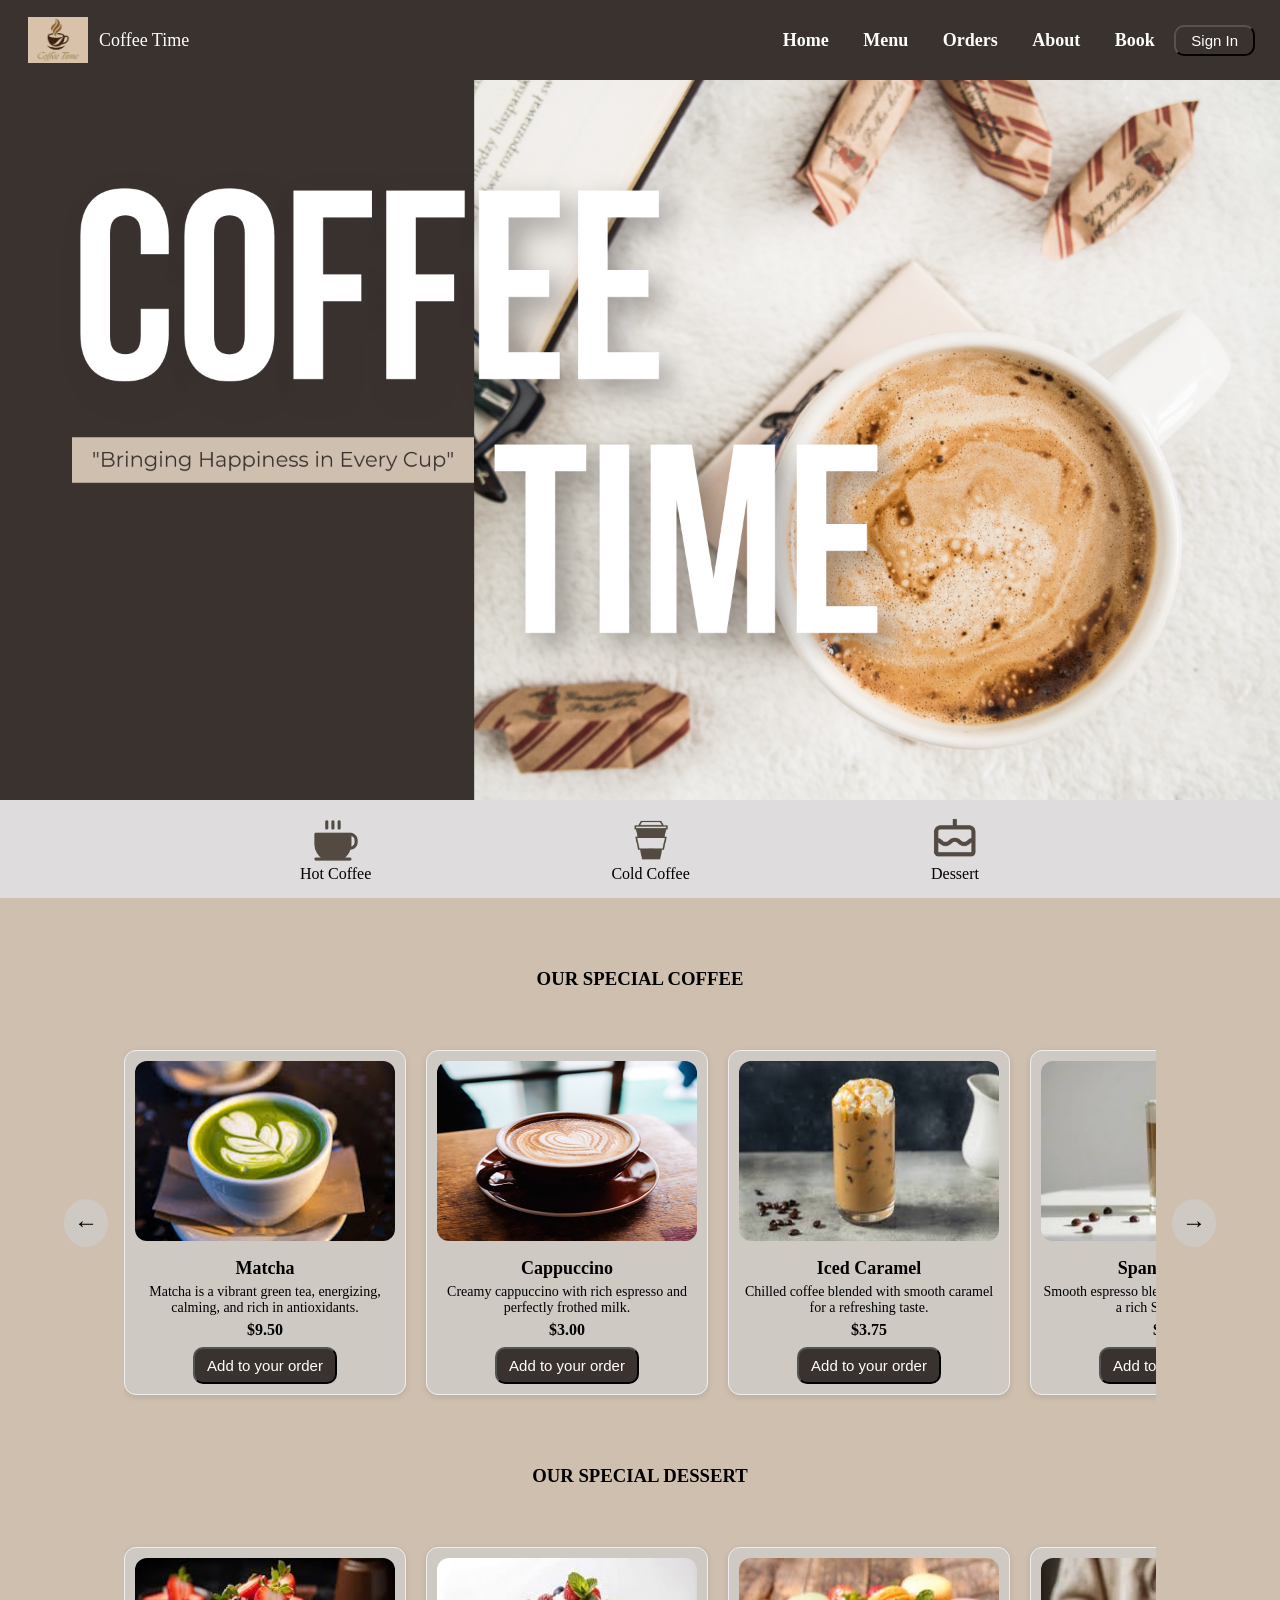
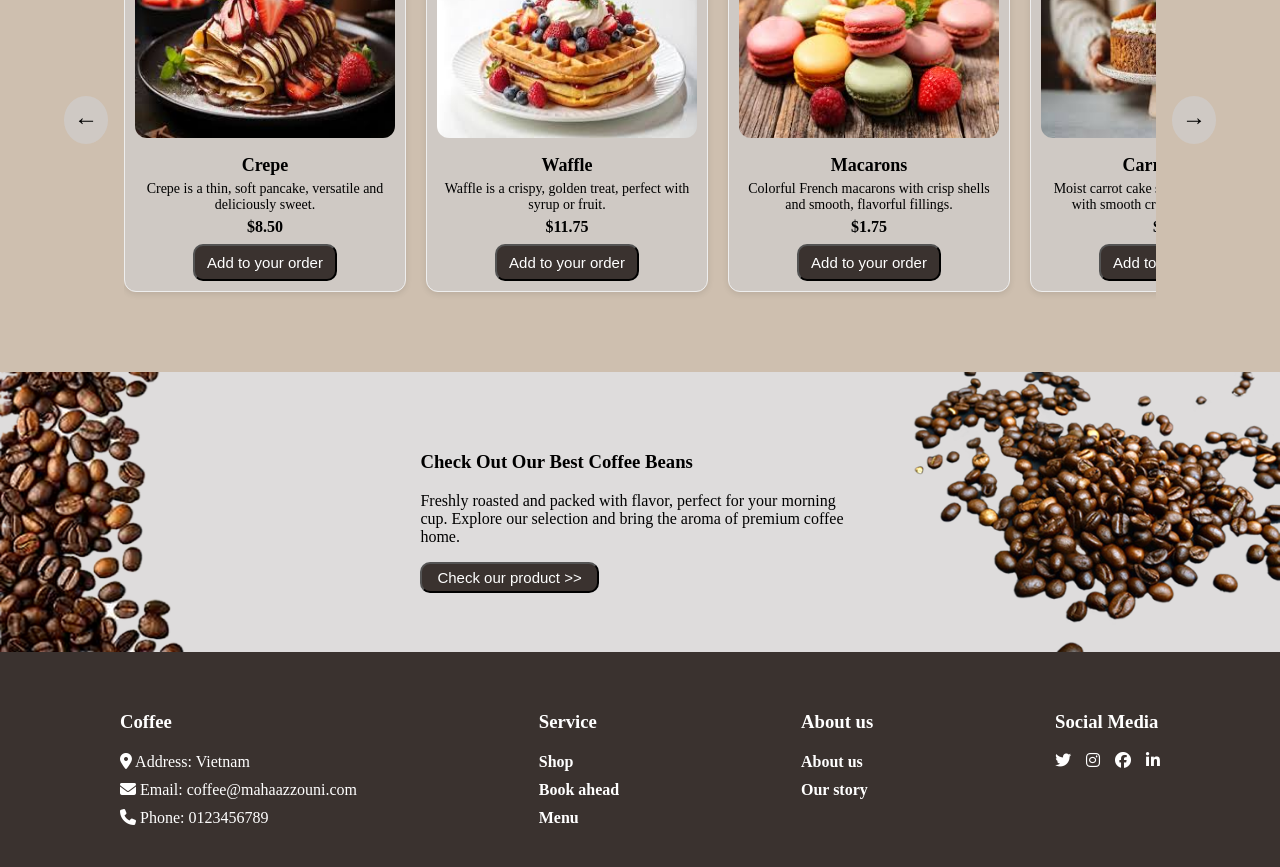
<file: our-story.html>
<!DOCTYPE html>
<html>

<head>
    <meta name="viewport" content="width=device-width, initial-scale=1.0">
    <link rel="stylesheet" href="assets/css/style.css" />
    <link rel="icon" type="image/png" href="assets/images/icon.png">
    <title>Coffee Time</title>
    <meta name="viewport" content="width=device-width, initial-scale=1.0">
    <link rel="stylesheet" href="https://cdnjs.cloudflare.com/ajax/libs/font-awesome/6.5.1/css/all.min.css" />
</head>

<body>
    <!-- Header -->
    <div class="header">
        <div class="logo">
            <img src="assets/images/logo.png" width="60px" alt="image"/>
            <span class="coffee-text">Coffee Time</span>
        </div>
        <div class="header-links">
            <a href="index.html">Home</a>
            <a href="menu.html">Menu</a>
            <a href="order.html">Orders</a>
            <a href="about.html">About</a>
            <a href="book.html">Book</a>
            <button id="signInBtn" class="btn">Sign In</button>
            <button id="logoutBtn" class="btn" hidden>Log Out</button>
        </div>
    </div>

    <!-- Body -->
    <div id="our-story">
        <div class="story">
            <h3>Founded: 2018</h3>
            <div>
                <h3>COFFEE TIME ABOUT INFO</h3>
                <p>Was founded with the vision of becoming the best place for coffee lovers in the city.</p>
            </div>
            <div>
                <h3>Philosophy:</h3>
                <p>We believe that coffee is more than just a beverage—it’s a way to bring people together and create
                    memories.</p>
            </div>
            <div>
                <h3>Core Services:</h3>
                <p>We serve high-quality coffee sourced locally and internationally, in a warm and inviting atmosphere.
                </p>
            </div>
            <br />
            <p>Was born out of a passion for crafting the finest coffee in a cozy environment. Here, you're not just
                drinking coffee; you're creating experiences."</p>
        </div>
        <div>
            <img src="assets/images/story.png" alt="image"/>
        </div>
    </div>

    <!-- footer -->
    <footer id="footer">
        <div class="col">
            <h3>Coffee</h3>
            <span><i class="fa-solid fa-location-dot"></i> Address: Vietnam</span>
            <span><i class="fa-solid fa-envelope"></i> Email: coffee@mahaazzouni.com</span>
            <span><i class="fa-solid fa-phone"></i> Phone: 0123456789</span>
        </div>
        <div class="col">
            <h3>Service</h3>
            <span><a href="index.html">Shop</a></span>
            <span><a href="book.html">Book ahead</a></span>
            <span><a href="menu.html">Menu</a></span>
        </div>
        <div class="col">
            <h3>About us</h3>
            <span><a href="about.html">About us</a></span>
            <span><a href="our-story.html">Our story</a></span>
        </div>
        <div>
            <h3>Social Media</h3>
            <div class="social-media">
                <i class="fa-brands fa-twitter"></i>
                <i class="fa-brands fa-instagram"></i>
                <i class="fa-brands fa-facebook"></i>
                <i class="fa-brands fa-linkedin-in"></i>
            </div>
        </div>
    </footer>

    <script src="assets/js/script.js"></script>
</body>

</html>
</file>
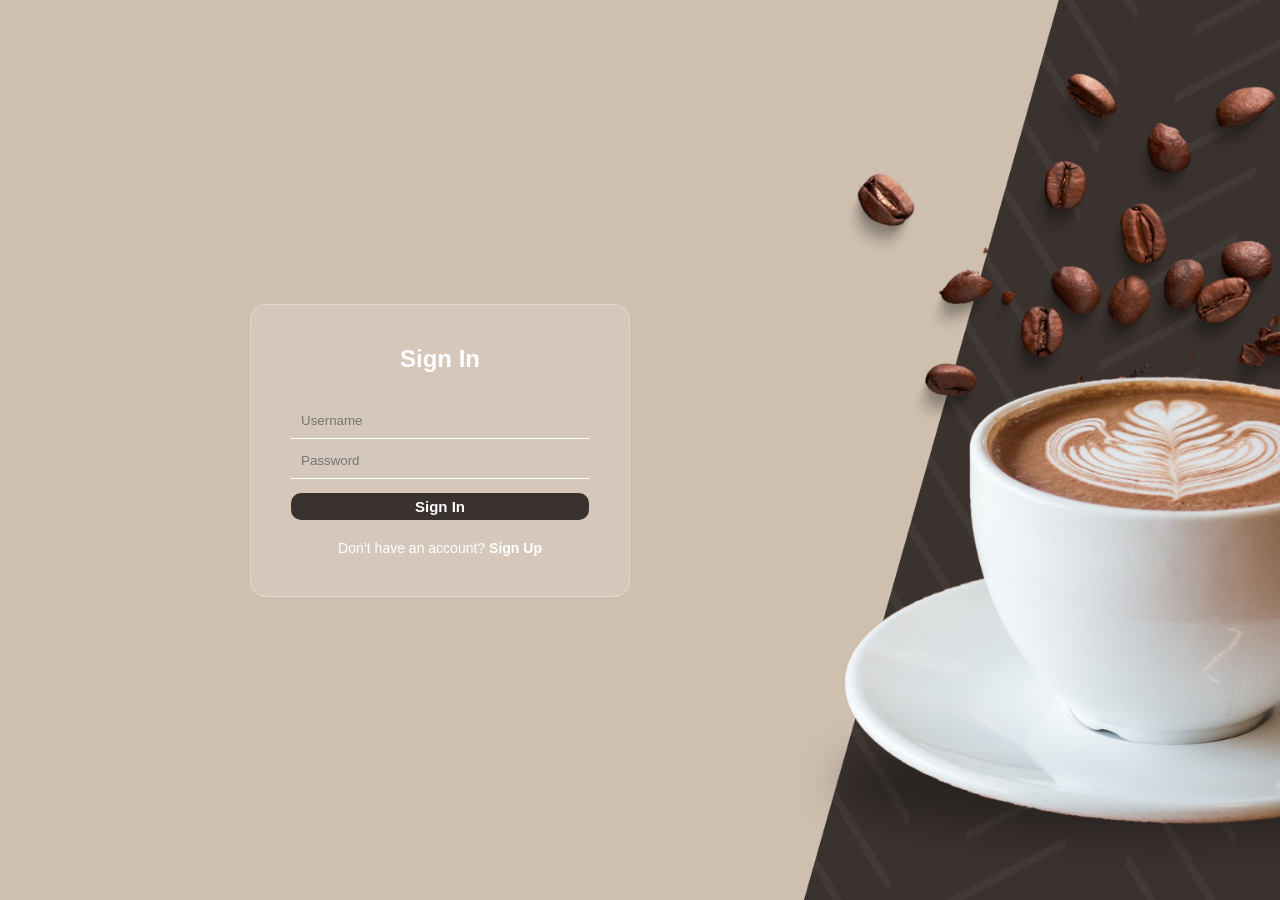
<file: sign-in.html>
<!DOCTYPE html>
<html>

<head>
    <meta name="viewport" content="width=device-width, initial-scale=1.0">
    <link rel="stylesheet" href="assets/css/style.css" />
    <link rel="stylesheet" href="assets/css/sign.css" />
    <link rel="icon" type="image/png" href="assets/images/icon.png">
    <title>Coffee Time</title>
    <meta name="viewport" content="width=device-width, initial-scale=1.0">
    <link rel="stylesheet" href="https://cdnjs.cloudflare.com/ajax/libs/font-awesome/6.5.1/css/all.min.css" />
</head>

<body>
    <div class="page">
        <div class="login-box" id="sign-in">
            <form action="index.html" method="post">
                <h2>Sign In</h2>
                <div class="sign-form">
                    <input type="text" id="username" name="name" placeholder="Username">
                    <span></span>
                </div>
                <div class="sign-form">
                    <input type="password" id="password" name="password" placeholder="Password">
                    <span></span>
                </div>
                <button type="submit" class="btn btn-submit">Sign In</button>
                <p class="sign-up">Don’t have an account? <a href="sign-up.html">Sign Up</a></p>
            </form>
        </div>
    </div>

    <script src="assets/js/script.js"></script>
</body>

</html>
</file>
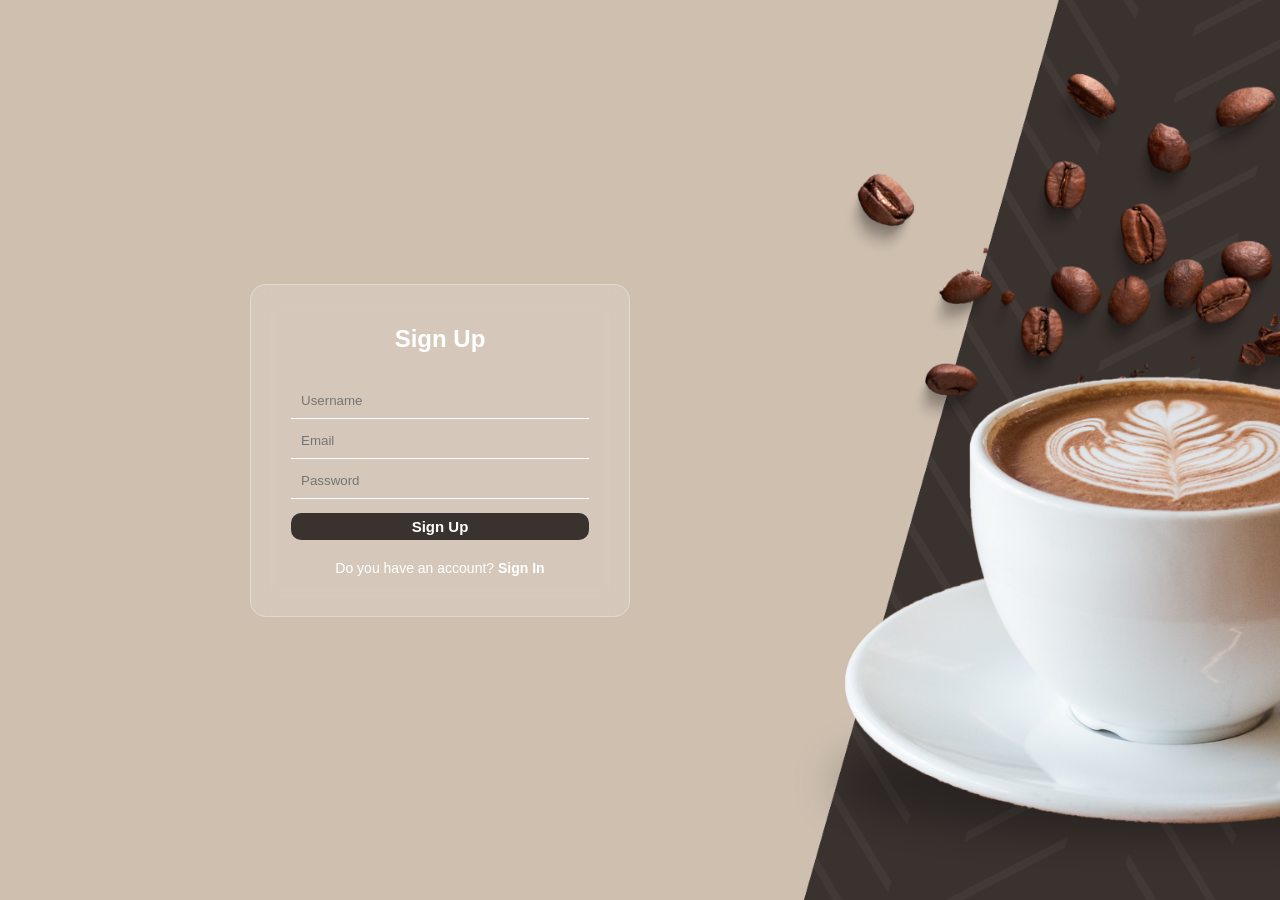
<file: sign-up.html>
<!DOCTYPE html>
<html>

<head>
    <meta name="viewport" content="width=device-width, initial-scale=1.0">
    <link rel="stylesheet" href="assets/css/style.css" />
    <link rel="stylesheet" href="assets/css/sign.css" />
    <link rel="icon" type="image/png" href="assets/images/icon.png">
    <title>Coffee Time</title>
    <meta name="viewport" content="width=device-width, initial-scale=1.0">
    <link rel="stylesheet" href="https://cdnjs.cloudflare.com/ajax/libs/font-awesome/6.5.1/css/all.min.css" />
</head>

<body>
    <div class="page">
        <div class="login-box" id="sign-up">
            <form action="index.html" method="post">
                <h2>Sign Up</h2>
                <div class="sign-form">
                    <input type="text" id="username" name="name" placeholder="Username">
                    <span></span>
                </div>
                <div class="sign-form">
                    <input type="email" id="email" name="email" placeholder="Email">
                    <span></span>
                </div>
                <div class="sign-form">
                    <input type="password" id="password" name="password" placeholder="Password">
                    <span></span>
                </div>
                <button type="submit" class="btn btn-submit">Sign Up</button>
                <p class="sign-up">Do you have an account? <a href="sign-in.html">Sign In</a></p>
            </form>
        </div>
    </div>

    <script src="assets/js/script.js"></script>
</body>

</html>
</file>
<file: assets/css/style.css>
body {
    margin: 0;
}

/* utalities*/
.btn {
    color: #ffffff;
    border-radius: 10px;
    background-color: #3a322f;
    padding: 5px 15px;
    font-size: 15px;
}

.btn:hover {
    background-color: #cebda683;
}

.text-prim {
    color: #3a322f;
    font-size: 18px;
}

.weight {
    font-weight: bold;
}

/* Header for all the pages */
.header {
    justify-content: space-between;
    flex-wrap: wrap;
    display: flex;
    align-items: center;
    padding: 14px 25px;
    font-size: 18px;
    background-color: #3a322f;
}

.header img {
    padding: 3px;
}

.logo {
    width: 200px;
    display: flex;
    align-items: center;
    gap: 8px;
}

.coffee-text {
    white-space: nowrap;
    color: #ffffff;
}

.header-links a {
    color: #fff;
    font-weight: bolder;
    padding: 5px 15px;
    text-decoration: none;
}

/* For Mobile*/
@media (max-width: 600px) {
    .header {
        flex-direction: column;
        text-align: center;
        gap: 10px;
    }

    .header-links {
        display: flex;
        flex-wrap: wrap;
        justify-content: center;
        font-size: 16px;
    }

    .header-links button {
        font-size: 16px;
    }
}

/* Index Page*/
.intro {
    width: 100%;
    position: relative;
    overflow: hidden;
}

.intro img {
    width: 100%;
    height: auto;
    display: block;
}

.show {
    background-color: #d1ceceb4;
    width: 100%;
    padding: 15px 300px;
    align-items: center;
    justify-content: space-between;
    display: flex;
    box-sizing: border-box;
}

.container {
    display: flex;
    flex-direction: column;
    align-items: center;
}

.special {
    background-color: #cebfaf;
    box-sizing: border-box;
    width: 100%;
    padding: 10px 0;
}

.special-1 {
    text-align: center;
    margin: 60px 0;
}

.special-1 h3 {
    margin: 50px 0;
}

.carousel-container {
    position: relative;
    width: 90%;
    margin: auto;
    padding: 0 60px;
    box-sizing: border-box;
    overflow: hidden;
}

.carousel {
    display: flex;
    justify-content: flex-start;
    overflow-x: auto;
    scroll-behavior: smooth;
    gap: 20px;
    padding: 10px 0;
    scrollbar-width: none;
}

html,
body {
    max-width: 100%;
    overflow-x: hidden;
}

.card {
    flex: 0 0 auto;
    width: 260px;
    height: auto;
    border: 1px solid #eee;
    border-radius: 12px;
    padding: 10px;
    text-align: center;
    background-color: #d1ceceb4;
    box-shadow: 0 2px 6px rgba(0, 0, 0, 0.1);
    margin: 0;
}

.card img {
    width: 100%;
    height: 180px;
    border-radius: 12px;
    margin-bottom: 8px;
}

.card h3 {
    margin: 5px 0;
    font-size: 18px;
}

.card p {
    margin: 5px 0;
    font-size: 14px;
}

.card span {
    display: block;
    margin: 3px 0;
    font-weight: bold;
}

.card button {
    margin-top: 5px;
    padding: 8px 12px;
}

.arrow {
    position: absolute;
    top: 50%;
    transform: translateY(-50%);
    background: #d1ceceb4;
    border: none;
    font-size: 24px;
    padding: 10px;
    cursor: pointer;
    border-radius: 50%;
    z-index: 2;
}

.arrow.left {
    left: 0;
}

.arrow.right {
    right: 0;
}

/* For Mobile*/
@media (max-width: 600px) {
    .intro {
        height: 25vh;
    }

    .show {
        padding: 20px 45px;
        flex-direction: row;
        gap: 15px;
        text-align: center;
        font-size: 15px;
    }

    .show .container img {
        width: 35px;
        height: 35px;
    }

    .special-1 {
        text-align: center;
        margin: 40px 0;
    }

    .special-1 h3 {
        margin: 30px 0;
    }

    .carousel-container {
        padding: 0 30px;
    }

    .carousel {
        margin-left: 10px;
    }

    .card {
        width: 240px;

    }

    .card h3 {
        margin: 0;
    }

}

/* For Tablet */
@media (max-width: 1024px) {
    .show {
        padding: 15px 80px;
        gap: 15px;
        text-align: center;
        font-size: 15px;
        justify-content: space-between;
        box-sizing: border-box;
    }
}


#check {
    background: #d1ceceb4;
    justify-content: flex-start;
    display: flex;
    align-items: center;
}

#check div {
    margin-left: 0px;
    margin-right: auto;
    text-align: left;
    width: 500px;
}

#check img {
    max-height: 280px;
}

/* For Mobile */
@media (max-width: 600px) {
    #check img {
        display: none;
    }

    #check {
        justify-content: center;
        text-align: center;
        padding: 20px;
    }

    #check div {
        width: 100%;
        margin: 0;
    }
}

/* For Tablet */
@media (max-width: 1024px) {
    #check img {
        display: none;
    }

    #check {
        justify-content: center;
        text-align: center;
        padding: 20px;
    }

    #check div {
        width: 100%;
        margin: 0;
    }
}

/* Footer for all the pages */
#footer {
    color: #ffffff;
    background: #3a322f;
    padding: 40px 350px;
    justify-content: space-between;
    display: flex;
    align-items: top;
}

#footer .col span {
    align-items: left;
    gap: 10px;
}

#footer .col {
    display: flex;
    flex-direction: column;
    gap: 10px;
}

#footer .col h3 {
    margin-bottom: 10px;
}

#footer a {
    color: #fff;
    font-weight: bolder;
    text-decoration: none;
}

#footer .social-media {
    display: flex;
    gap: 15px;
}

/* For Mobile */
@media (max-width: 768px) {
    #footer {
        padding: 30px 20px;
        flex-direction: column;
        align-items: center;
        text-align: center;
        font-size: 16px;
    }
}

/* For Tablet */
@media (max-width: 1024px) {
    #footer {
        padding: 30px 20px;
        flex-direction: column;
        align-items: center;
        text-align: center;
    }
}

@media (min-width: 1025px) and (max-width: 1366px) {
    #footer {
        padding: 40px 120px;
    }
}

/* About Page*/
#about {
    margin-bottom: 0;
    padding-bottom: 0;
    display: flex;
    background-color: #cebfaf;
}

#about img {
    display: block;
}

#about div {
    padding: 70px 30px;
    color: #3a322f;
}

/* For Mobile */
@media (max-width: 768px) {
    #about {
        flex-direction: column;
        text-align: center;
    }

    #about div {
        padding: 30px 20px 0px 20px;
    }

    #about img {
        padding: 30px 20px 0 20px;
    }
}

/* For Tablet*/
@media (max-width: 1024px) {
    #about {
        flex-direction: column;
        text-align: center;
    }

    #about div {
        padding: 30px 20px 0px 20px;
    }

    #about img {
        padding: 30px 20px 0 20px;
    }
}

/* Menu Page*/
#menu {
    background-color: #cebfaf;
    padding: 0 0 20px 0;
}

.heading {
    text-align: center;
    padding: 50px 0 0 0;
    color: #3a322f;
}

#menu .row {
    display: grid;
    grid-template-columns: repeat(2, 1fr);
    margin-top: 10px;
    gap: 150px;
    align-items: center;
    padding: 0 200px;
}

#menu .row .col .item {
    display: flex;
    justify-content: space-between;
    margin: 30px 0;
    border: 1px solid #ddd;
    padding: 18px 20px;
    align-items: center;
    background-color: #d1ceceb4;
}

#menu .row .col .item img {
    width: 80px;
    height: 80px;
    margin-left: -50px;
}

#menu .row .col .item .details {
    margin-left: 20px;
}

#menu .row .col .item .details h3 {
    font-size: 20px;
    margin-bottom: 15px;
    color: #3a322f;
}

#menu .row .col .item .details p {
    font-size: 15px;
    line-height: 1.6;
    color: #3a322f;
}

#menu .row .col .item .price {
    border-left: 1px soled #eee;
    padding: 19px;
    margin: auto;
}

#menu .row .col .item .price p {
    font-size: 20px;
    font-weight: 600;
}

/* For Mobile*/
@media (max-width: 768px) {
    #menu .row {
        grid-template-columns: 1fr;
        padding: 0 20px 0 45px;
        row-gap: 30px;
    }

    #menu .row .col {
        display: flex;
        flex-direction: column;
        gap: 30px;
    }

    #menu .row .col .item {
        margin: 0;
        padding: 0 15px;
    }
}

/* book Page*/
#book {
    background-color: #cebfaf;
}

#book .row {
    display: grid;
    grid-template-columns: 2fr 1.4fr;
    margin-top: 10px;
    padding: 10px 100px 50px 100px;
}

#book .row .book-content {
    background-color: #ffffff;
    padding: 0px 20px 20px 20px;
}

#book .row .book-content h3 {
    font-size: 26px;
    font-weight: bold;
    text-transform: uppercase;
    text-align: center;
}

#book .row .book-content form input,
#book .row .book-content form textarea {
    display: block;
    width: 100%;
    margin: 15px 0;
    padding: 15px;
    border: 1px solid #ccc;
    font-size: 14px;
    box-sizing: border-box;
}

#book .row .book-content form .btn-submit {
    width: 100%;
    padding: 20px;
    text-transform: uppercase;
    cursor: pointer;
}

#book .row .map {
    min-height: 500px;
}

#book .row .map iframe {
    width: 100%;
    height: 100%;
}

/* For Mobile*/
@media (max-width: 900px) {
    #book .row {
        grid-template-columns: 1fr;
        padding: 20px;
        gap: 20px;
    }
}

/* Our Story page */
#our-story {
    display: flex;
    height: auto;
    background-color: #d1ceceb4;
}

#our-story .story {
    background-color: #cebfaf;
    padding: 15px 40px 0 40px;
    align-items: center;
    margin: 80px 40px;
}

#our-story .story p {
    font-size: 19px;
}

#our-story .story h3 {
    font-size: 21px;
}

/* For Mobile*/
@media (max-width: 768px) {
    #our-story {
        flex-direction: column;
        padding: 20px;
        text-align: center;
    }

    #our-story .story {
        margin: 20px 0;
    }

    #our-story img {
        width: 100%;
        height: auto;
        display: block;

    }
}

/* Order Page */
.cart-container {
    background-color: #d1ceceb4;
    padding: 30px 200px;
    height: 373px;
    font-size: 22px;
    text-align: center;
}

.empty-cart {
    text-align: center;
    padding: 40px 0;
    font-size: 18px;
    color: #555;
}

.cart-header {
    display: grid;
    grid-template-columns: 1.5fr 1fr 1fr 1fr;
    font-weight: bold;
    padding: 12px;
    background-color: #e6e3e3;
    border-bottom: 1px solid #d0cccc;
}

.cart-item {
    display: grid;
    grid-template-columns: 1.5fr 1fr 1fr 1fr;
    padding: 12px;
    background-color: #e6e3e3;
    border-bottom: 1px solid #d0cccc;
}

.cart-header span,
.cart-item span {
    color: #000;
}

/* For Mobile*/
@media (max-width: 768px) {
    .cart-container {
        padding: 20px 10px;
        overflow-x: auto;
        font-size: 16px;
    }

    .cart-header {
        grid-template-columns: 1fr 1fr 1fr 1fr;
        display: grid;
        padding: 10px;
    }

    .cart-item {
        grid-template-columns: 1fr 1fr 1fr 1fr;
        padding: 10px;
    }

    .cart-header,
    .cart-item {
        min-width: auto;
    }
}
</file>
<file: assets/css/sign.css>
html,
body {
    margin: 0;
    padding: 0;
    height: 100%;
}

* {
    margin: 0;
    padding: 0;
    box-sizing: border-box;
    font-family: Arial, sans-serif;
}

body,
html {
    height: 100%;
}

/* full screen background */
.page {
    width: 100%;
    height: 100vh;
    background: url("../images/sign.png") no-repeat center/cover;
    display: flex;
    justify-content: left;
    padding-left: 250px;
    align-items: center;
}

@media (max-width: 1024px) {
    .page {
        padding-left: 60px;
    }
}

@media (max-width: 600px) {
    .page {
        justify-content: center;
        padding-left: 0;
        padding: 20px;
    }

    .login-box {
        width: 100%;
        max-width: 350px;
        padding: 30px 20px;
    }
}

/* glass box */
.login-box {
    width: 100%;
    max-width: 380px;
    padding: 40px;
    border-radius: 16px;

    background: rgba(255, 255, 255, 0.15);
    backdrop-filter: blur(12px);
    -webkit-backdrop-filter: blur(12px);

    border: 1px solid rgba(255, 255, 255, 0.3);
    color: white;
    text-align: center;
}

/* title */
.login-box h2 {
    margin-bottom: 30px;
}

.login-box .sign-form  {
    display: flex;
    flex-direction: column;
    gap: 4px;
}

.login-box .sign-form input {
    position: relative;
    margin-bottom: 0px;
    width: 100%;
    padding: 10px;
    background: transparent;
    border: none;
    border-bottom: 1px solid white;
    outline: none;
    color: white;
}

.login-box .sign-form span {
    visibility: hidden;
    display: block;
    color: #ff0000;
    text-align: left;
    font-size: 12px;
}

/* Error */
.login-box .sign-form.error span {
    visibility: visible;
}

.login-box .sign-form.error input {
    border-color: #ff0000;
}

/* button */
button {
    width: 100%;
    padding: 12px;
    border-radius: 25px;
    border: none;
    background: white;
    font-weight: bold;
    cursor: pointer;
    margin-top: 10px;
}

/* register */
.sign-up {
    margin-top: 20px;
    font-size: 14px;
}

.sign-up a {
    color: white;
    font-weight: bold;
    text-decoration: none;
}
</file>
